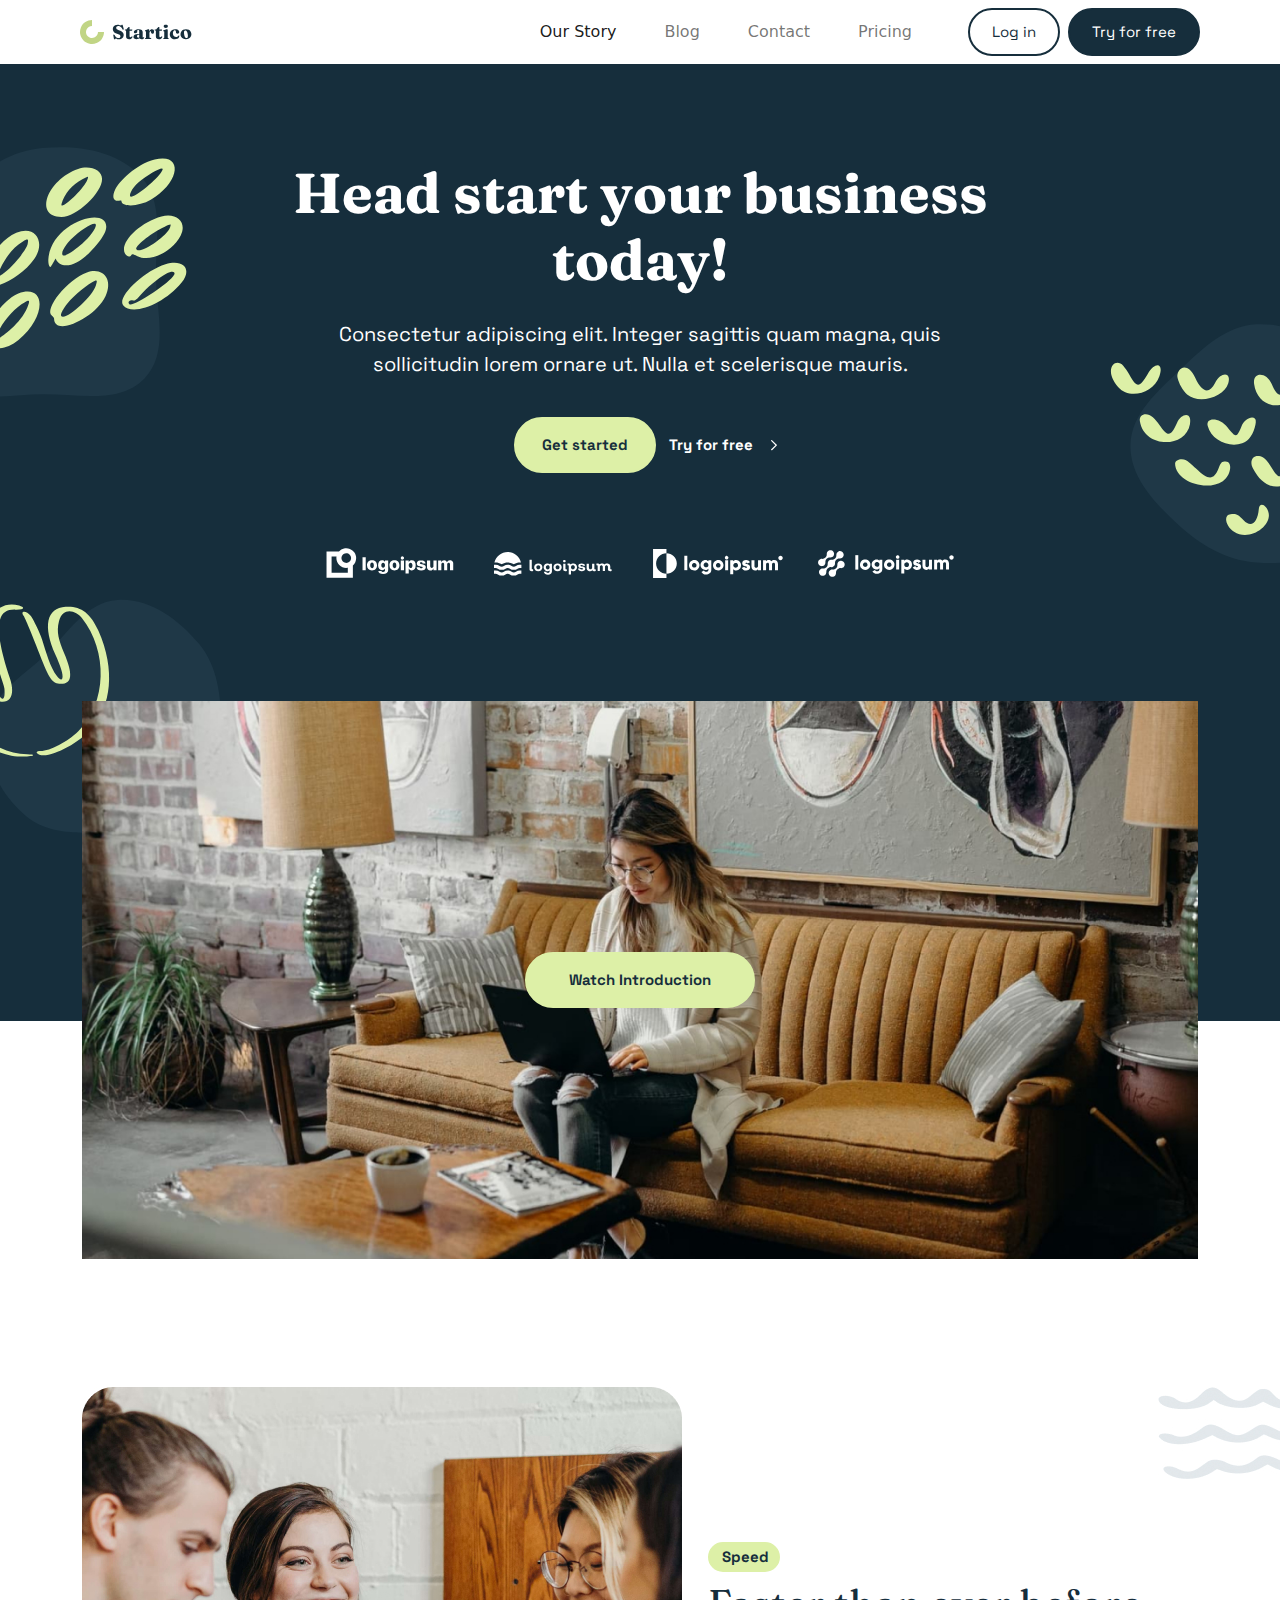
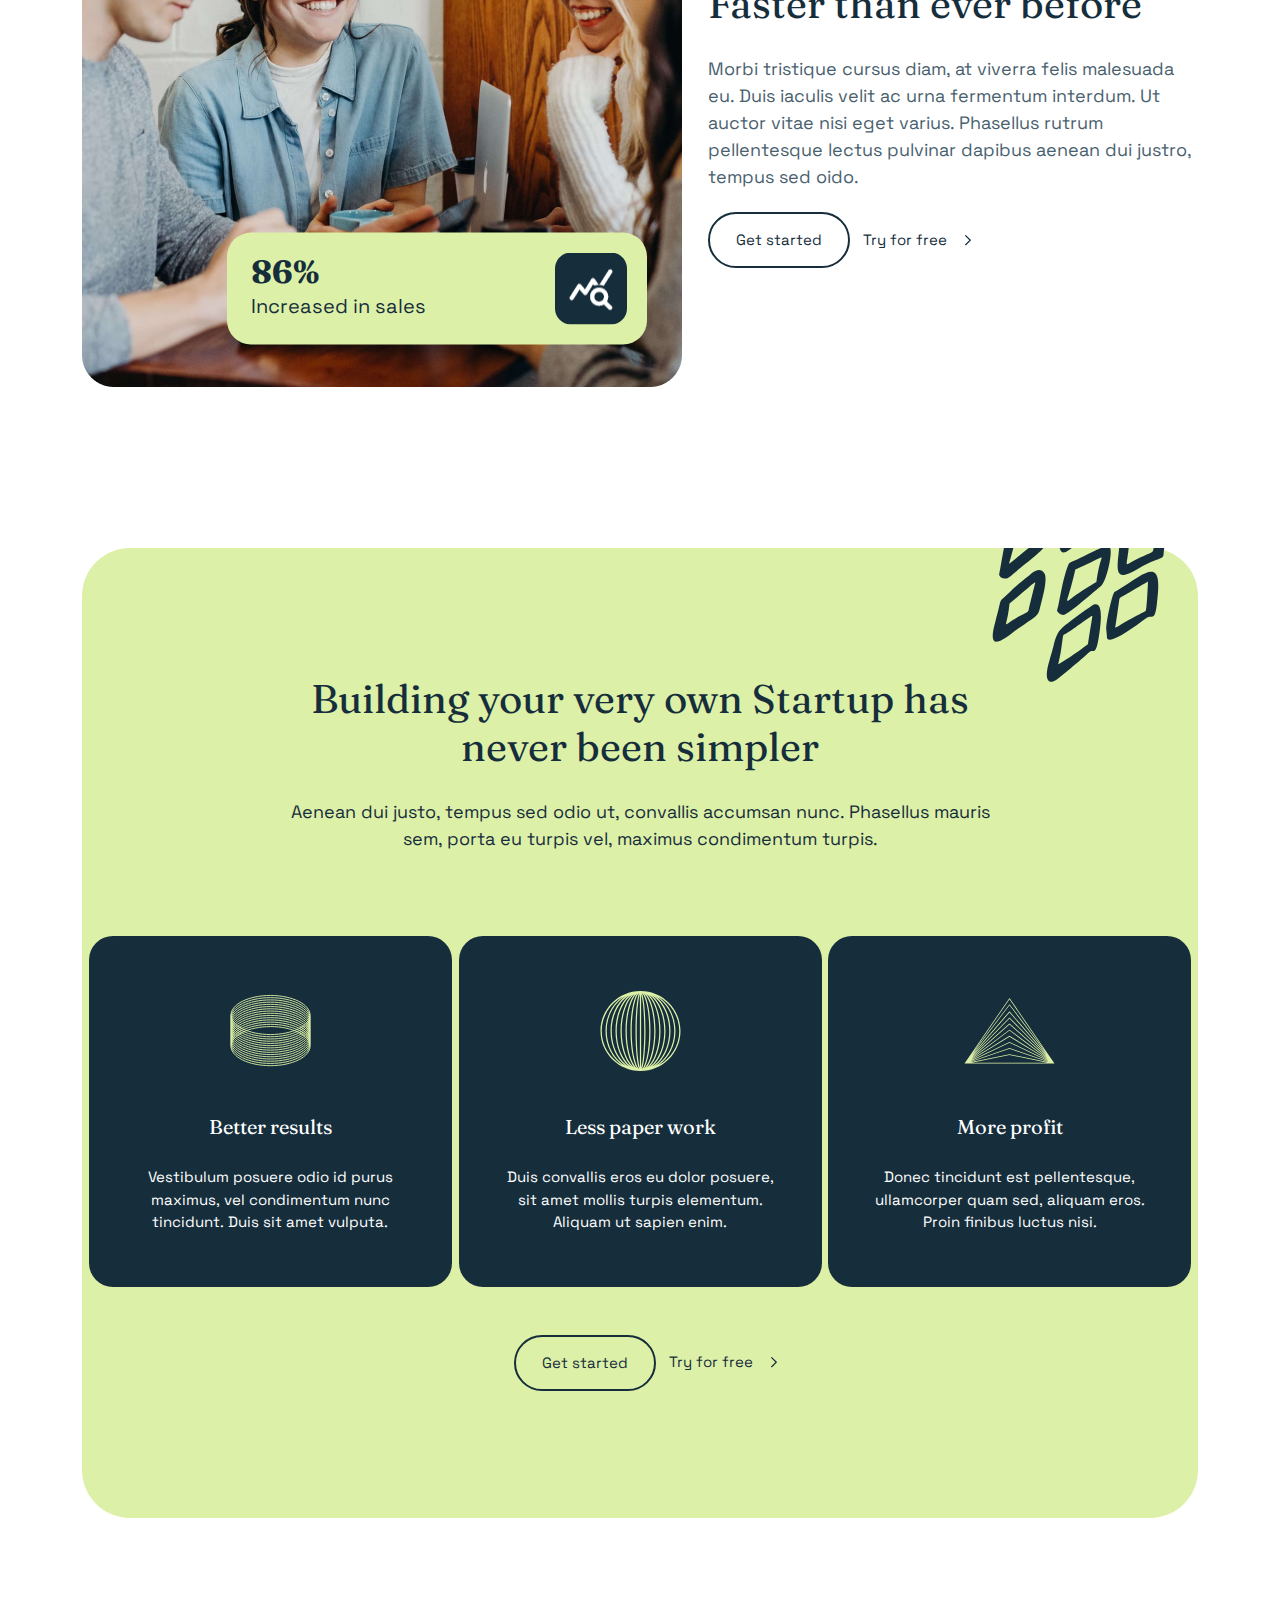
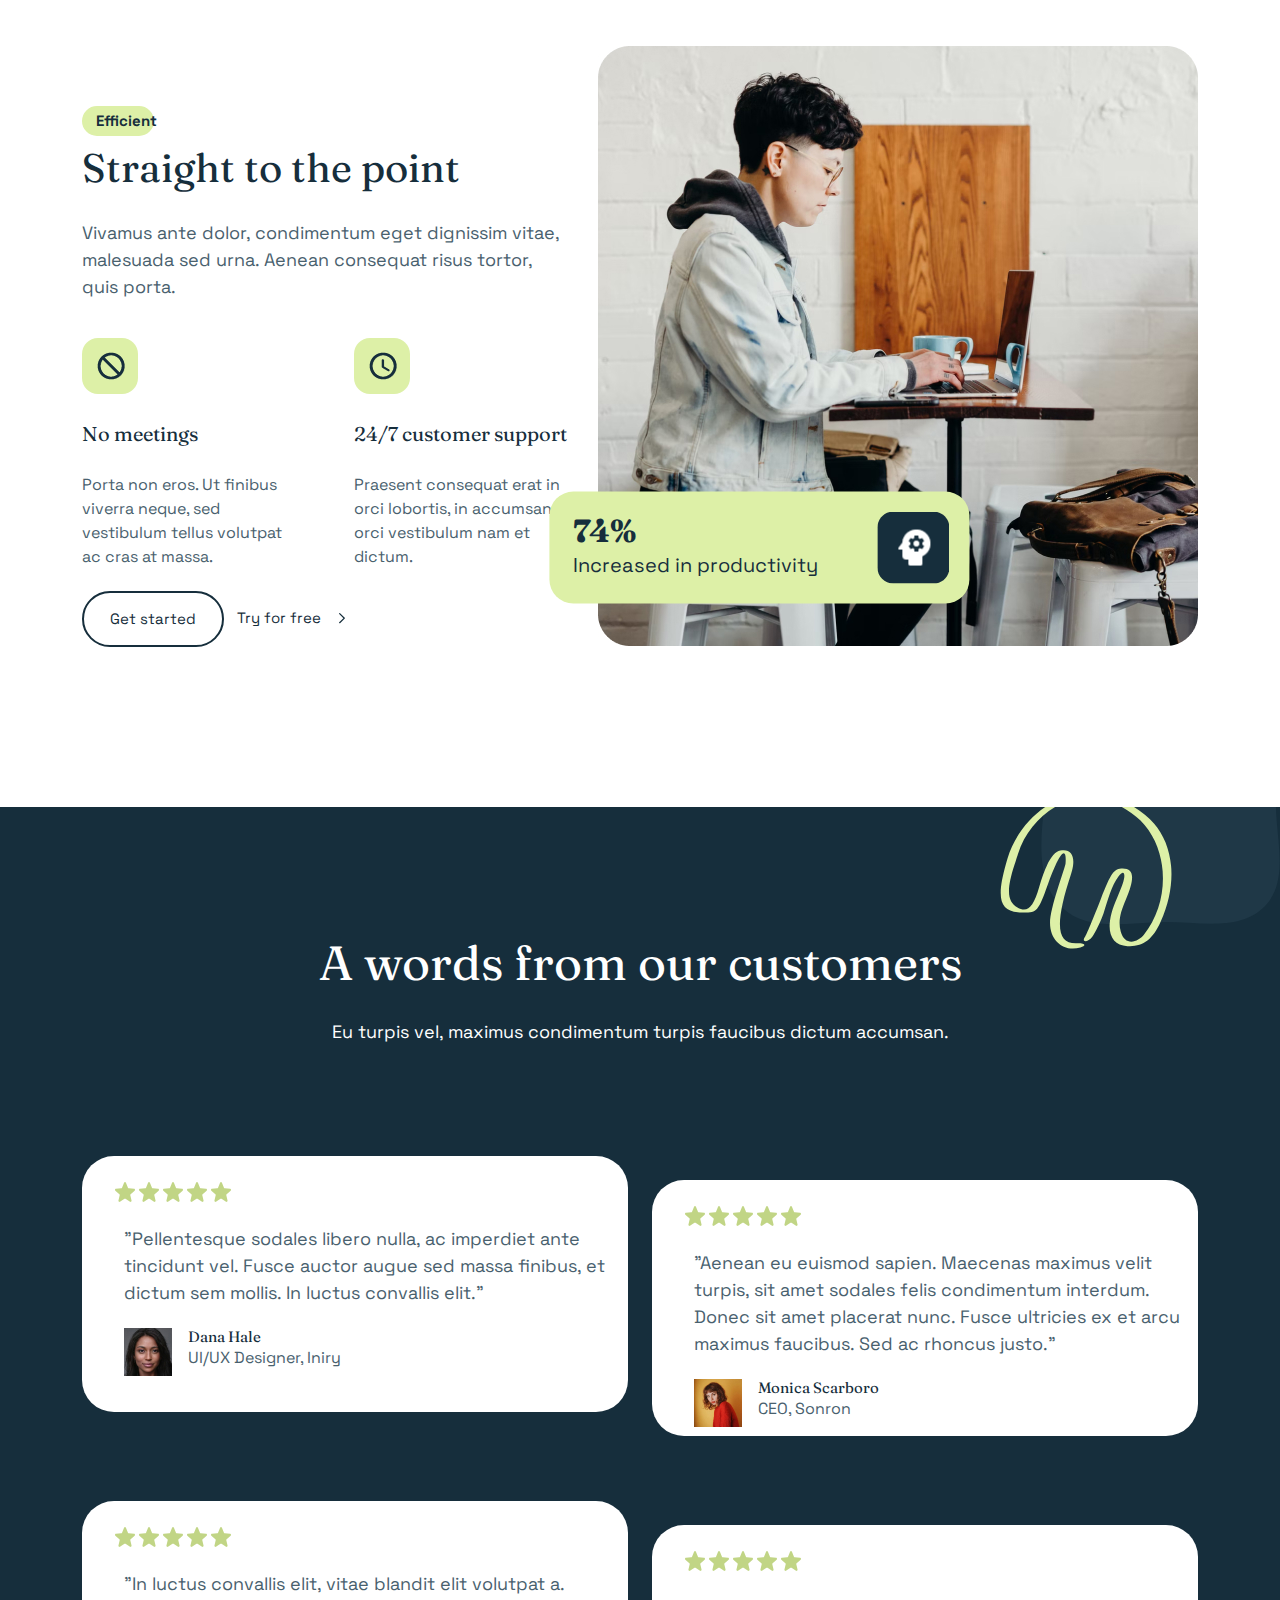
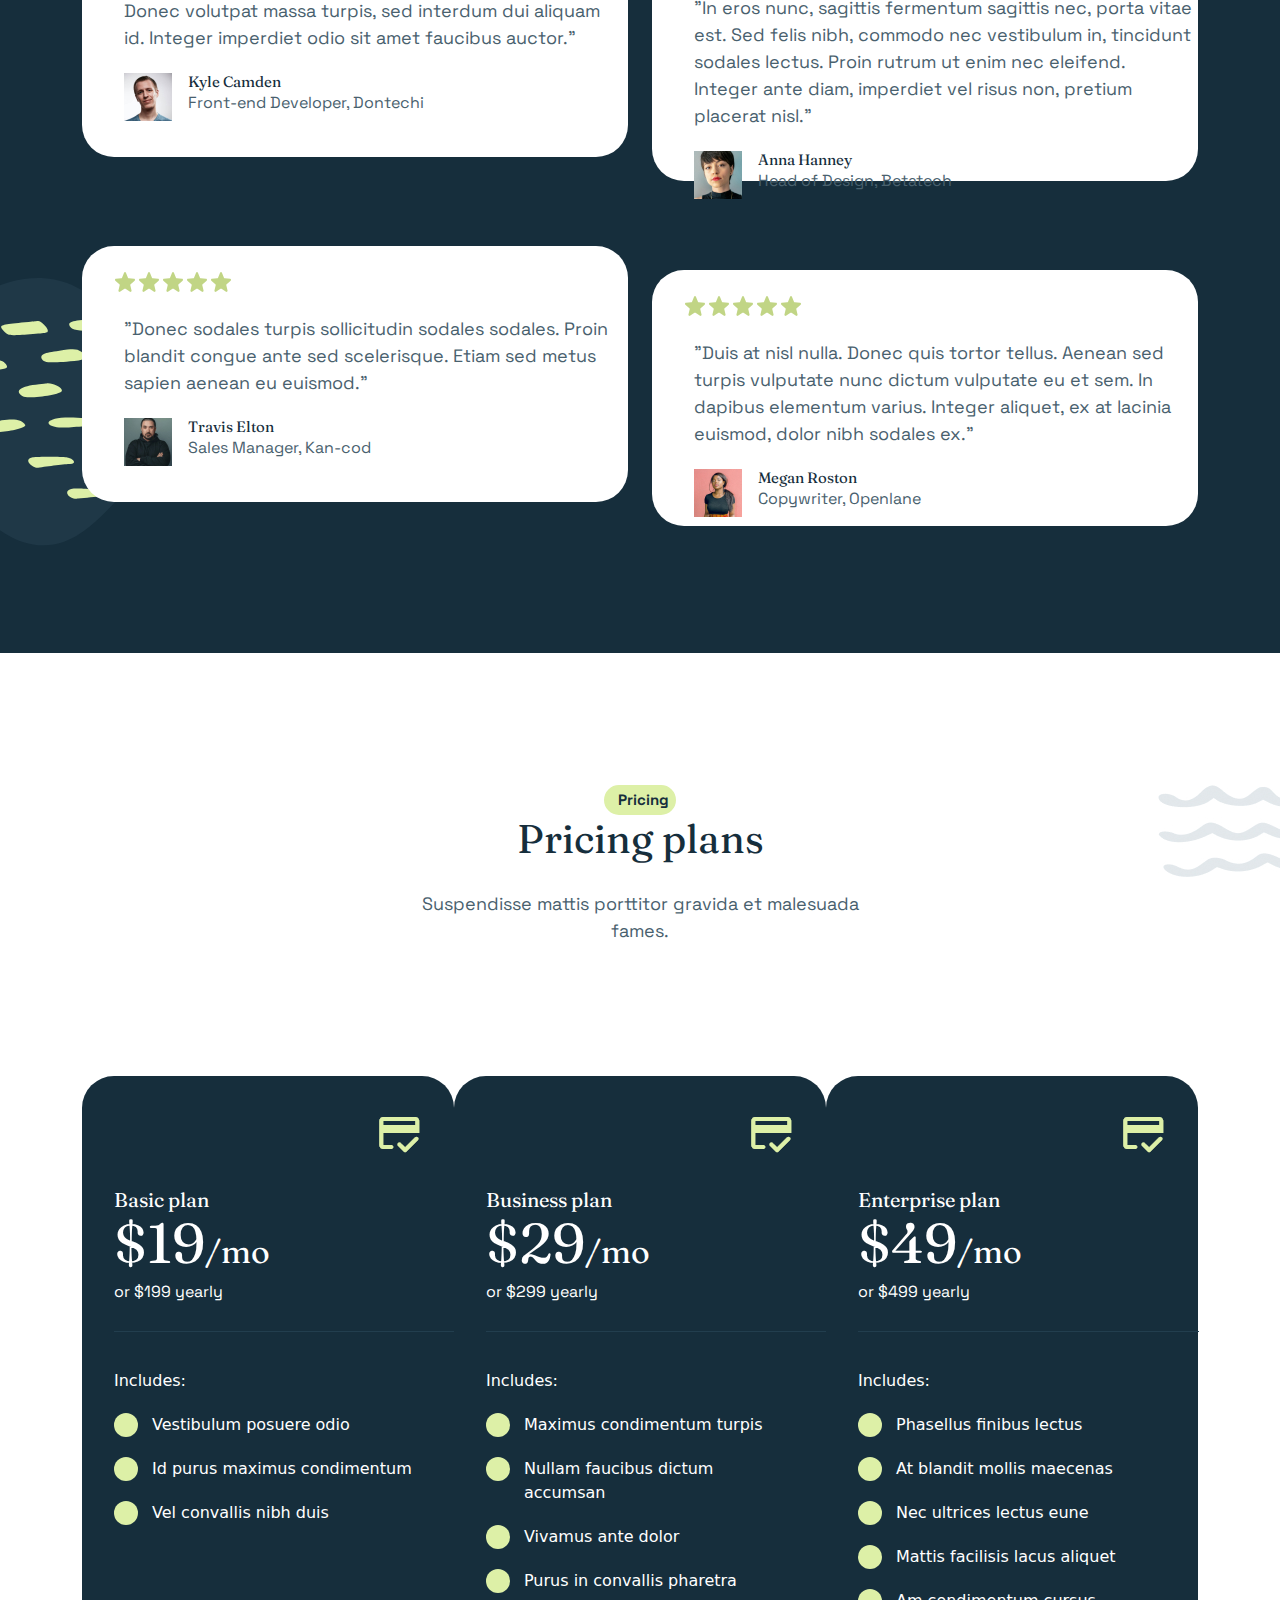
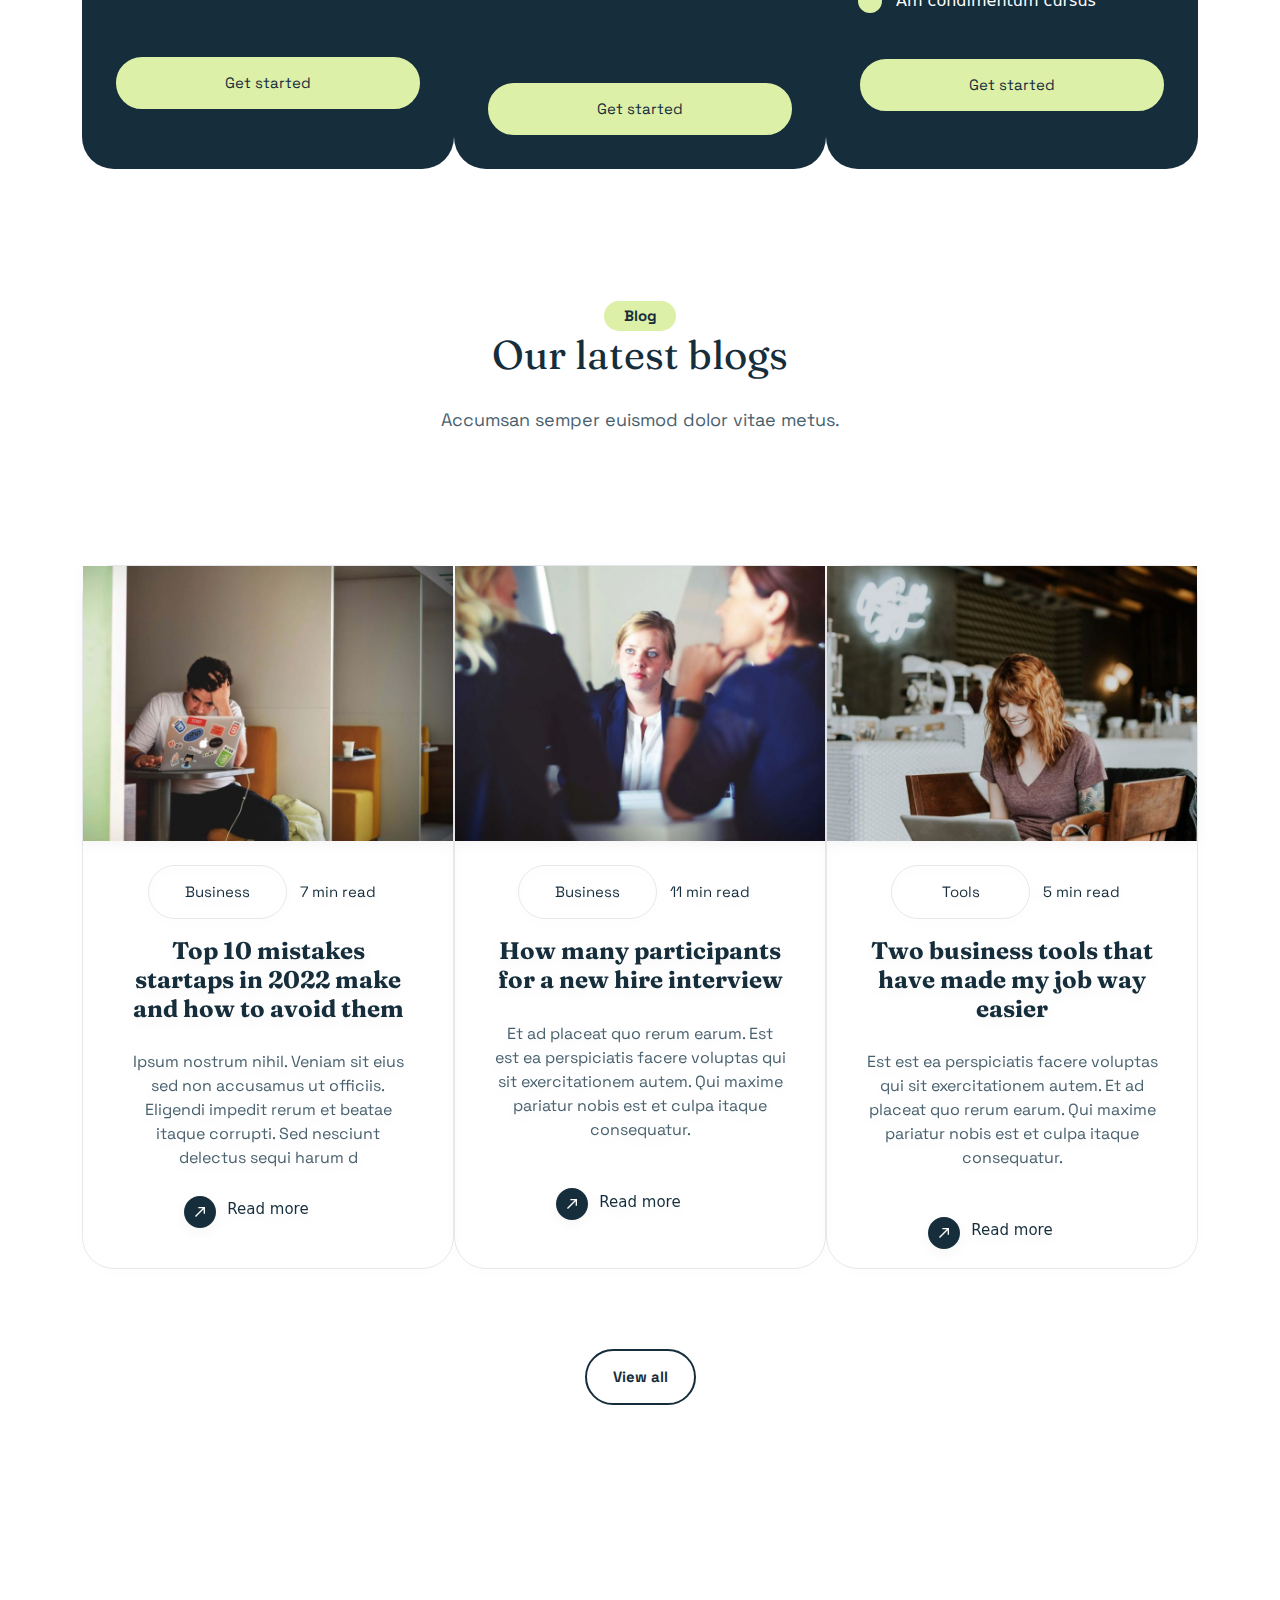
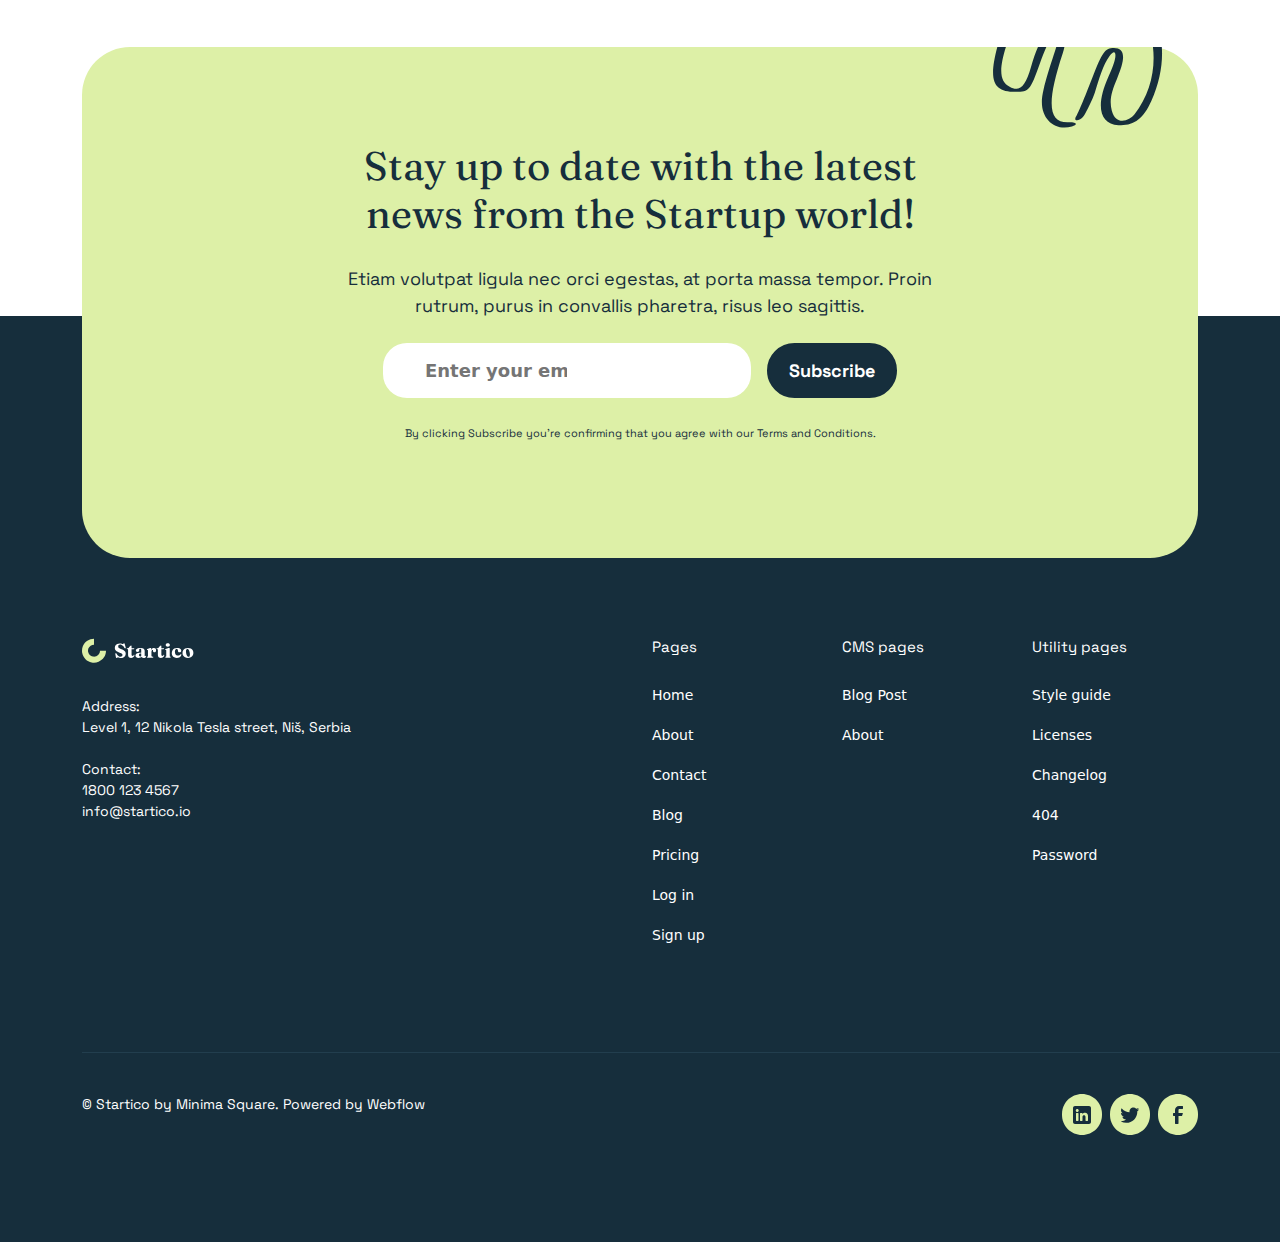
<file: index.html>
<!DOCTYPE html>
<html lang="en">

<head>
    <meta charset="UTF-8">
    <meta http-equiv="X-UA-Compatible" content="IE=edge">
    <meta name="viewport" content="width=device-width, initial-scale=1.0">
    <title>Startico</title>
    <link rel="shortcut icon" href="img/logo-head.svg" type="image/x-icon">
    <link rel="stylesheet" href="css/bootstrap.css">
    <link rel="stylesheet" href="css/style.css">
</head>

<body>
    <header>
        <nav class="navbar navbar-expand-lg navbar-light ">
            <div class="container-fluid">
                <a href="index.html">
                    <img src="./img/logo.svg" class="img-fluid" alt="logo">
                </a>
                <button class="navbar-toggler" type="button" data-bs-toggle="collapse"
                    data-bs-target="#navbarSupportedContent" aria-controls="navbarSupportedContent"
                    aria-expanded="false" aria-label="Toggle navigation">
                    <span class="navbar-toggler-icon"></span>
                </button>
                <div class="collapse navbar-collapse justify-content-end" id="navbarSupportedContent">
                    <ul class="navbar-nav  mb-2 mb-lg-0">
                        <li class="nav-item">
                            <a class="nav-link scrollto active" aria-current="page" href="#Our-Story">Our Story</a>
                        </li>
                        <li class="nav-item">
                            <a class="nav-link scrollto" href="#blog">Blog</a>
                        </li>
                        <li class="nav-item">
                            <a class="nav-link scrollto" href="#Contact"> Contact</a>
                        </li>
                        <li class="nav-item">
                            <a class="nav-link scrollto" href="#Pricing" >Pricing</a>
                        </li>
                    </ul>
                    <form class="d-flex btn-navbar">
                        <button class="btn btn-gs" type="submit" target="_blank">Log in</button>
                        <button class="btn btn-tff" type="submit" target="_blank">Try for free</button>
                    </form>
                </div>
            </div>
        </nav>
    </header>
    <section class="first-section" id="home">
        <div class="container">
            <div class="baner">
                <div class="baner-content">
                    <h2>Head start your business today!</h2>
                    <div class="subtitle">Consectetur adipiscing elit. Integer sagittis quam magna, quis sollicitudin
                        lorem ornare ut. Nulla et scelerisque mauris.</div>
                    <div class="btn-box d-flex justify-content-center">
                        <button class="btn btn-gs">Get started</button>
                        <button class="btn btn-tff">Try for free</button>
                    </div>
                    <div class="logo-box d-flex justify-content-evenly">
                        <img src="./img/icons/logoipsum-1.svg" alt="" class="img-fluid">
                        <img src="./img/icons/logoipsum-2.svg" alt="" class="img-fluid">
                        <img src="./img/icons/logoipsum-3.svg" alt=""class="img-fluid">
                        <img src="./img/icons/logoipsum-4.svg" alt=""class="img-fluid">
                    </div>
                </div>
            </div>
        </div>
    </section>
    <section>
        <div class="container">
            <div class="baner-video">
                <a class="lightbox" href="https://www.youtube.com/watch?v=gfdzl8ZC-ck">
                    <button class="btn btn-gs">Watch Introduction</button>
                    <img src="./img/video-baner.jpg" alt="Video" class="img-fluid">
                </a>

            </div>
        </div>
    </section>
    <section class="our-story-section" id="Our-Story">
        <div class="container">
            <div class="our-story d-flex justify-content-between">
                <div class="img-block">
                    <img src="./img/people.jpg" alt="" class="img-fluid">
                    <div class="subtitle"><span>86%</span> <br>
                        Increased in sales</div>
                </div>
                <div class="text-box">
                    <h5>Speed</h5>
                    <div class="title">Faster than ever before</div>
                    <div class="subtitle">Morbi tristique cursus diam, at viverra felis malesuada eu. Duis iaculis velit
                        ac urna fermentum interdum. Ut auctor vitae nisi eget varius. Phasellus rutrum pellentesque
                        lectus pulvinar dapibus aenean dui justro, tempus sed oido.</div>
                    <div class="btn-box d-flex justify-content-sm-start">
                        <button class="btn btn-gs">Get started</button>
                        <button class="btn btn-tff">Try for free</button>
                    </div>
                </div>


            </div>
        </div>

    </section>
    <section id="About">
        <div class="container">
            <div class="our-story-second">
                <div class="content">
                    <div class="title">Building your very own Startup has never been simpler</div>
                    <div class="subtitle">Aenean dui justo, tempus sed odio ut, convallis accumsan nunc. Phasellus
                        mauris
                        sem, porta eu turpis vel, maximus condimentum turpis.</div>
                </div>
                <div class="examples d-flex justify-content-evenly">
                    <div class="example">
                        <img src="./img/icons/icon-cylinder.svg" alt="">
                        <div class="title">Better results</div>
                        <div class="subtitle">Vestibulum posuere odio id purus maximus, vel condimentum nunc tincidunt.
                            Duis sit amet vulputa.</div>
                    </div>
                    <div class="example">
                        <img src="./img/icons/icon-circle.svg" alt="">
                        <div class="title">Less paper work</div>
                        <div class="subtitle">Duis convallis eros eu dolor posuere, sit amet mollis turpis elementum.
                            Aliquam ut sapien enim.</div>
                    </div>
                    <div class="example">
                        <img src="./img/icons/icon-triangle.svg" alt="">
                        <div class="title">More profit</div>
                        <div class="subtitle">Donec tincidunt est pellentesque, ullamcorper quam sed, aliquam eros.
                            Proin finibus luctus nisi.</div>
                    </div>
                </div>
                <div class="btn-box d-flex justify-content-center">
                    <button class="btn btn-gs">Get started</button>
                    <button class="btn btn-tff">Try for free</button>
                </div>
            </div>
        </div>
    </section>
    <section >
        <div class="container">
            <div class="our-story-third">
                <div class="our-story-third__content d-flex justify-content-between">
                    <div class="text-box">
                        <h5>Efficient</h5>
                        <div class="title">Straight to the point</div>
                        <div class="subtitle">Vivamus ante dolor, condimentum eget dignissim vitae, malesuada sed urna.
                            Aenean consequat risus tortor, quis porta.</div>
                        <div class="text-box__item d-flex justify-content-between">
                            <div class="text-box__item-first">
                                <img src="./img/icons/icon-none.svg" alt="">
                                <div class="title">No meetings</div>
                                <div class="subtitle">Porta non eros. Ut finibus viverra neque, sed vestibulum tellus
                                    volutpat ac cras at massa.</div>
                            </div>
                            <div class="text-box__item-second">
                                <img src="./img/icons/icon-clock.svg" alt="">
                                <div class="title">24/7 customer support</div>
                                <div class="subtitle">Praesent consequat erat in orci lobortis, in accumsan orci
                                    vestibulum nam et dictum.</div>
                            </div>
                        </div>
                        <div class="btn-box d-flex justify-content-sm-start">
                            <button class="btn btn-gs">Get started</button>
                            <button class="btn btn-tff">Try for free</button>
                        </div>
                    </div>
                    <div class="img-block">
                        <img src="./img/man.jpg" alt="" class="img-fluid">
                        <div class="subtitle"><span>74%</span> <br>
                            Increased in productivity</div>
                    </div>
                </div>
            </div>
        </div>
    </section>
    <section class="reviews-section">
        <div class="container">
            <div class="content">
                <div class="title">A words from our customers</div>
                <div class="subtitle">Eu turpis vel, maximus condimentum turpis faucibus dictum accumsan.</div>
            </div>
            <div class="row">
                <div class="reviews col-md-6">
                    <div class="review">
                        <div class="review-content ">
                            <div class="subtitle">"Pellentesque sodales libero nulla, ac imperdiet ante tincidunt vel.
                                Fusce
                                auctor augue sed massa finibus, et dictum sem mollis. In luctus convallis elit."</div>
                            <div class="review-content__post d-flex ">
                                <img src="./img/reviews/photo-1.jpg" alt="" class="photo">
                                <div class="review-content__name">
                                    <div class="title">Dana Hale</div>
                                    <div class="subtitle">UI/UX Designer, Iniry</div>
                                </div>
                            </div>
                        </div>
                    </div>

                    <div class="review">
                        <div class="review-content ">
                            <div class="subtitle">"In luctus convallis elit, vitae blandit elit volutpat a. Donec
                                volutpat massa turpis, sed interdum dui aliquam id. Integer imperdiet odio sit amet
                                faucibus auctor."</div>
                            <div class="review-content__post d-flex ">
                                <img src="./img/reviews/photo-2.jpg" alt="" class="photo">
                                <div class="review-content__name">
                                    <div class="title">Kyle Camden</div>
                                    <div class="subtitle">Front-end Developer, Dontechi</div>
                                </div>
                            </div>
                        </div>
                    </div>
                    <div class="review">
                        <div class="review-content ">
                            <div class="subtitle">"Donec sodales turpis sollicitudin sodales sodales. Proin blandit
                                congue ante sed scelerisque. Etiam sed metus sapien aenean eu euismod."</div>
                            <div class="review-content__post d-flex ">
                                <img src="./img/reviews/photo-3.jpg" alt="" class="photo">
                                <div class="review-content__name">
                                    <div class="title">Travis Elton</div>
                                    <div class="subtitle">Sales Manager, Kan-cod</div>
                                </div>
                            </div>
                        </div>
                    </div>
                </div>
                <div class="reviews col-md-6 mt-4">
                    <div class="review">
                        <div class="review-content ">
                            <div class="subtitle">"Aenean eu euismod sapien. Maecenas maximus velit turpis, sit amet
                                sodales felis condimentum interdum. Donec sit amet placerat nunc. Fusce ultricies ex et
                                arcu maximus faucibus. Sed ac rhoncus justo."</div>
                            <div class="review-content__post d-flex ">
                                <img src="./img/reviews/photo-4.jpg" alt="" class="photo">
                                <div class="review-content__name">
                                    <div class="title">Monica Scarboro</div>
                                    <div class="subtitle">CEO, Sonron</div>
                                </div>
                            </div>
                        </div>
                    </div>

                    <div class="review">
                        <div class="review-content ">
                            <div class="subtitle">"In eros nunc, sagittis fermentum sagittis nec, porta vitae est. Sed
                                felis nibh, commodo nec vestibulum in, tincidunt sodales lectus. Proin rutrum ut enim
                                nec eleifend. Integer ante diam, imperdiet vel risus non, pretium placerat nisl."</div>
                            <div class="review-content__post d-flex ">
                                <img src="./img/reviews/photo-5.jpg" alt="" class="photo">
                                <div class="review-content__name">
                                    <div class="title">Anna Hanney</div>
                                    <div class="subtitle">Head of Design, Betatech</div>
                                </div>
                            </div>
                        </div>
                    </div>
                    <div class="review">
                        <div class="review-content ">
                            <div class="subtitle">"Duis at nisl nulla. Donec quis tortor tellus. Aenean sed turpis
                                vulputate nunc dictum vulputate eu et sem. In dapibus elementum varius. Integer aliquet,
                                ex at lacinia euismod, dolor nibh sodales ex."</div>
                            <div class="review-content__post d-flex ">
                                <img src="./img/reviews/photo-6.jpg" alt="" class="photo">
                                <div class="review-content__name">
                                    <div class="title">Megan Roston</div>
                                    <div class="subtitle">Copywriter, Openlane</div>
                                </div>
                            </div>
                        </div>
                    </div>
                </div>
            </div>
        </div>
    </section>
    <section class="our-price-section" id="Pricing">
        <div class="container">
            <div class="text-box">
                <h5>Pricing</h5>
                <div class="title">Pricing plans</div>
                <div class="subtitle">Suspendisse mattis porttitor gravida et malesuada fames.</div>
            </div>
            <div class="our-price d-flex justify-content-between">
                <div class="our-price__item">
                    <div class="first-part">
                        <div class="title">Basic plan </div>
                        <div class="title title-secondary"><span>$19</span>/mo</div>
                        <div class="subtitle">or $199 yearly</div>
                    </div>
                    <div class="second-part">
                        <ul class="second-part__subtitle">Includes:
                            <li>Vestibulum posuere odio</li>
                            <li>Id purus maximus condimentum</li>
                            <li>Vel convallis nibh duis</li>
                        </ul>
                        <button class="btn btn-gs">Get started</button>

                    </div>
                </div>
                <div class="our-price__item">
                    <div class="first-part">
                        <div class="title">Business plan </div>
                        <div class="title title-secondary"><span>$29</span>/mo</div>
                        <div class="subtitle">or $299 yearly</div>
                    </div>
                    <div class="second-part">
                        <ul class="second-part__subtitle">Includes:
                            <li>Maximus condimentum turpis</li>
                            <li>Nullam faucibus dictum accumsan</li>
                            <li>Vivamus ante dolor</li>
                            <li>Purus in convallis pharetra</li>
                        </ul>
                        <button class="btn btn-gs mt-5">Get started</button>

                    </div>
                </div>
                <div class="our-price__item">
                    <div class="first-part">
                        <div class="title">Enterprise plan </div>
                        <div class="title title-secondary"><span>$49</span>/mo</div>
                        <div class="subtitle">or $499 yearly</div>
                    </div>
                    <div class="second-part">
                        <ul class="second-part__subtitle">Includes:
                            <li>Phasellus finibus lectus</li>
                            <li>At blandit mollis maecenas</li>
                            <li>Nec ultrices lectus eune</li>
                            <li>Mattis facilisis lacus aliquet</li>
                            <li>Am condimentum cursus</li>
                        </ul>
                        <button class="btn btn-gs mt-1">Get started</button>

                    </div>
                </div>
            </div>
        </div>
        </div>
    </section>
    <section class="blog-section" id="blog">
        <div class="container">
            <div class="text-box">
                <h5>Blog</h5>
                <div class="title">Our latest blogs</div>
                <div class="subtitle">Accumsan semper euismod dolor vitae metus.</div>
            </div>
            <div class="our-blogs d-flex justify-content-between">
                <div class="our-blogs__item">
                    <img src="./img/our-blogs-1.jpg" alt="" class="img-fluid">
                    <div class="btn-box d-flex justify-content-center mt-4">
                        <button class="btn btn-gs">Business</button>
                        <button class="btn btn-tff">7 min read</button>
                    </div>
                    <div class="our-blogs__content">
                        <div class="title">Top 10 mistakes startaps in 2022 make and how to avoid them</div>
                        <p class="subtitle">Ipsum nostrum nihil. Veniam sit eius sed non accusamus ut officiis. Eligendi
                            impedit rerum et beatae itaque corrupti. Sed nesciunt delectus sequi harum d <span
                                id="dots"></span></p>
                        <p class="subtitle">
                            <span id="more">Digital freight forwarder moving sea, air and road cargo</span>
                        </p>
                        <div class="read-next mt-3">
                            <button onclick="read_more()" id="btn-read">Read more</button>
                        </div>
                    </div>
                </div>
                <div class="our-blogs__item">
                    <img src="./img/our-blogs-2.jpg" alt="" class="img-fluid">
                    <div class="btn-box d-flex justify-content-center mt-4">
                        <button class="btn btn-gs">Business</button>
                        <button class="btn btn-tff">11 min read</button>
                    </div>
                    <div class="our-blogs__content">
                        <div class="title">How many participants for a new hire interview</div>
                        <p class="subtitle">Et ad placeat quo rerum earum. Est est ea perspiciatis facere voluptas qui
                            sit exercitationem autem. Qui maxime pariatur nobis est et culpa itaque consequatur.<span
                                id="dots"></span></p>
                        <p class="subtitle">
                            <span id="more">Digital freight forwarder moving sea, air and road cargo</span>
                        </p>
                        <div class="read-next mt-5">
                            <button onclick="read_more()" id="btn-read">Read more</button>
                        </div>
                    </div>
                </div>
                <div class="our-blogs__item">
                    <img src="./img/our-blogs-3.jpg" alt="" class="img-fluid">
                    <div class="btn-box d-flex justify-content-center mt-4">
                        <button class="btn btn-gs">Tools</button>
                        <button class="btn btn-tff">5 min read</button>
                    </div>
                    <div class="our-blogs__content">
                        <div class="title">Two business tools that have made my job way easier</div>
                        <p class="subtitle">Est est ea perspiciatis facere voluptas qui sit exercitationem autem. Et ad
                            placeat quo rerum earum. Qui maxime pariatur nobis est et culpa itaque consequatur.<span
                                id="dots"></span></p>
                        <p class="subtitle">
                            <span id="more">Digital freight forwarder moving sea, air and road cargo</span>
                        </p>
                        <div class="read-next mt-5">
                            <button onclick="read_more()" id="btn-read">Read more</button>
                        </div>
                    </div>
                </div>
            </div>
            <button class="btn btn-val d-flex">View all</button>
        </div>

    </section>
    <section>
        <div class="container">
            <div class="baner-footer">
                <div class="baner-footer__content">
                    <div class="title">Stay up to date with the latest news from the Startup world!</div>
                    <div class="subtitle">Etiam volutpat ligula nec orci egestas, at porta massa tempor. Proin rutrum,
                        purus in convallis pharetra, risus leo sagittis.</div>
                    <div class="btn-box d-flex justify-content-center mt-4">
                        <input type="email" id="email" required placeholder="Enter your email"></input>
                        <button class="btn btn-sub">Subscribe</button>
                    </div>
                    <p class="subtitle">By clicking Subscribe you're confirming that you agree with our Terms and
                        Conditions.</p>
                </div>
            </div>
        </div>
    </section>
    <footer class="footer-section" id="Contact">
        <div class="container">
            <div class="row">
                <div class="footer-module col-md-6">
                    <a href="index.html">
                        <img src="./img/logo-footer.svg" alt="logo" class="footer-logo">
                    </a>
                    <div class="footer-addr">
                        <p class="subtitle">Address:</p>
                        <p class="subtitle">Level 1, 12 Nikola Tesla street, Niš, Serbia</p>
                    </div>
                    <div class="footer-contacts">
                        <p class="subtitle">Contact:</p>
                        <p class="subtitle">1800 123 4567</p>
                        <p class="subtitle">info@startico.io</p>
                    </div>
                </div>
                <div class="pages col-md-2">
                    <div class="subtitle">Pages</div>
                    <ul class="footer nav-menu">
                        <li><a href="#home" class="scrollto">Home</a></li>
                        <li><a href="#Our-Story" class="scrollto">About</a></li>
                        <li><a href="#Contact" class="scrollto">Contact</a></li>
                        <li><a href="#blog" class="scrollto">Blog</a></li>
                        <li><a href="#Pricing" class="scrollto">Pricing</a></li>
                        <li><a href="#">Log in</a></li>
                        <li><a href="#">Sign up</a></li>
                    </ul>
                </div>
                <div class="pages col-md-2">
                    <div class="subtitle">CMS pages</div>
                    <ul class="footer nav-menu">
                        <li><a href="#">Blog Post</a></li>
                        <li><a href="#About">About</a></li>
                    </ul>
                </div>
                <div class="pages col-md-2">
                    <div class="subtitle">Utility pages</div>
                    <ul class="footer nav-menu">
                        <li><a href="#">Style guide</a></li>
                        <li><a href="#">Licenses</a></li>
                        <li><a href="#">Changelog</a></li>
                        <li><a href="#">404</a></li>
                        <li><a href="#">Password</a></li>
                    </ul>
                </div>
            </div>
            <div class="social-module d-flex justify-content-between">
            <div class="subtitle">© Startico by Minima Square. Powered by Webflow</div>
            <ul class="social ">
                <li><a href="#" class="linkeden" target="_blank" rel="noopener"></a></li>
                <li><a href="#" class="twitter" target="_blank" rel="noopener"></a></li>
                <li><a href="#" class="facebook" target="_blank" rel="noopener"></a></li>
            </ul>
        </div>
        </div>
    </footer>
    <script src="js/jQuery-v3.6.0.js"></script>
    <script src="js/bootstrap.bundle.min.js"></script>
    <script src="js/main.js"></script>
</body>

</html>
</file>
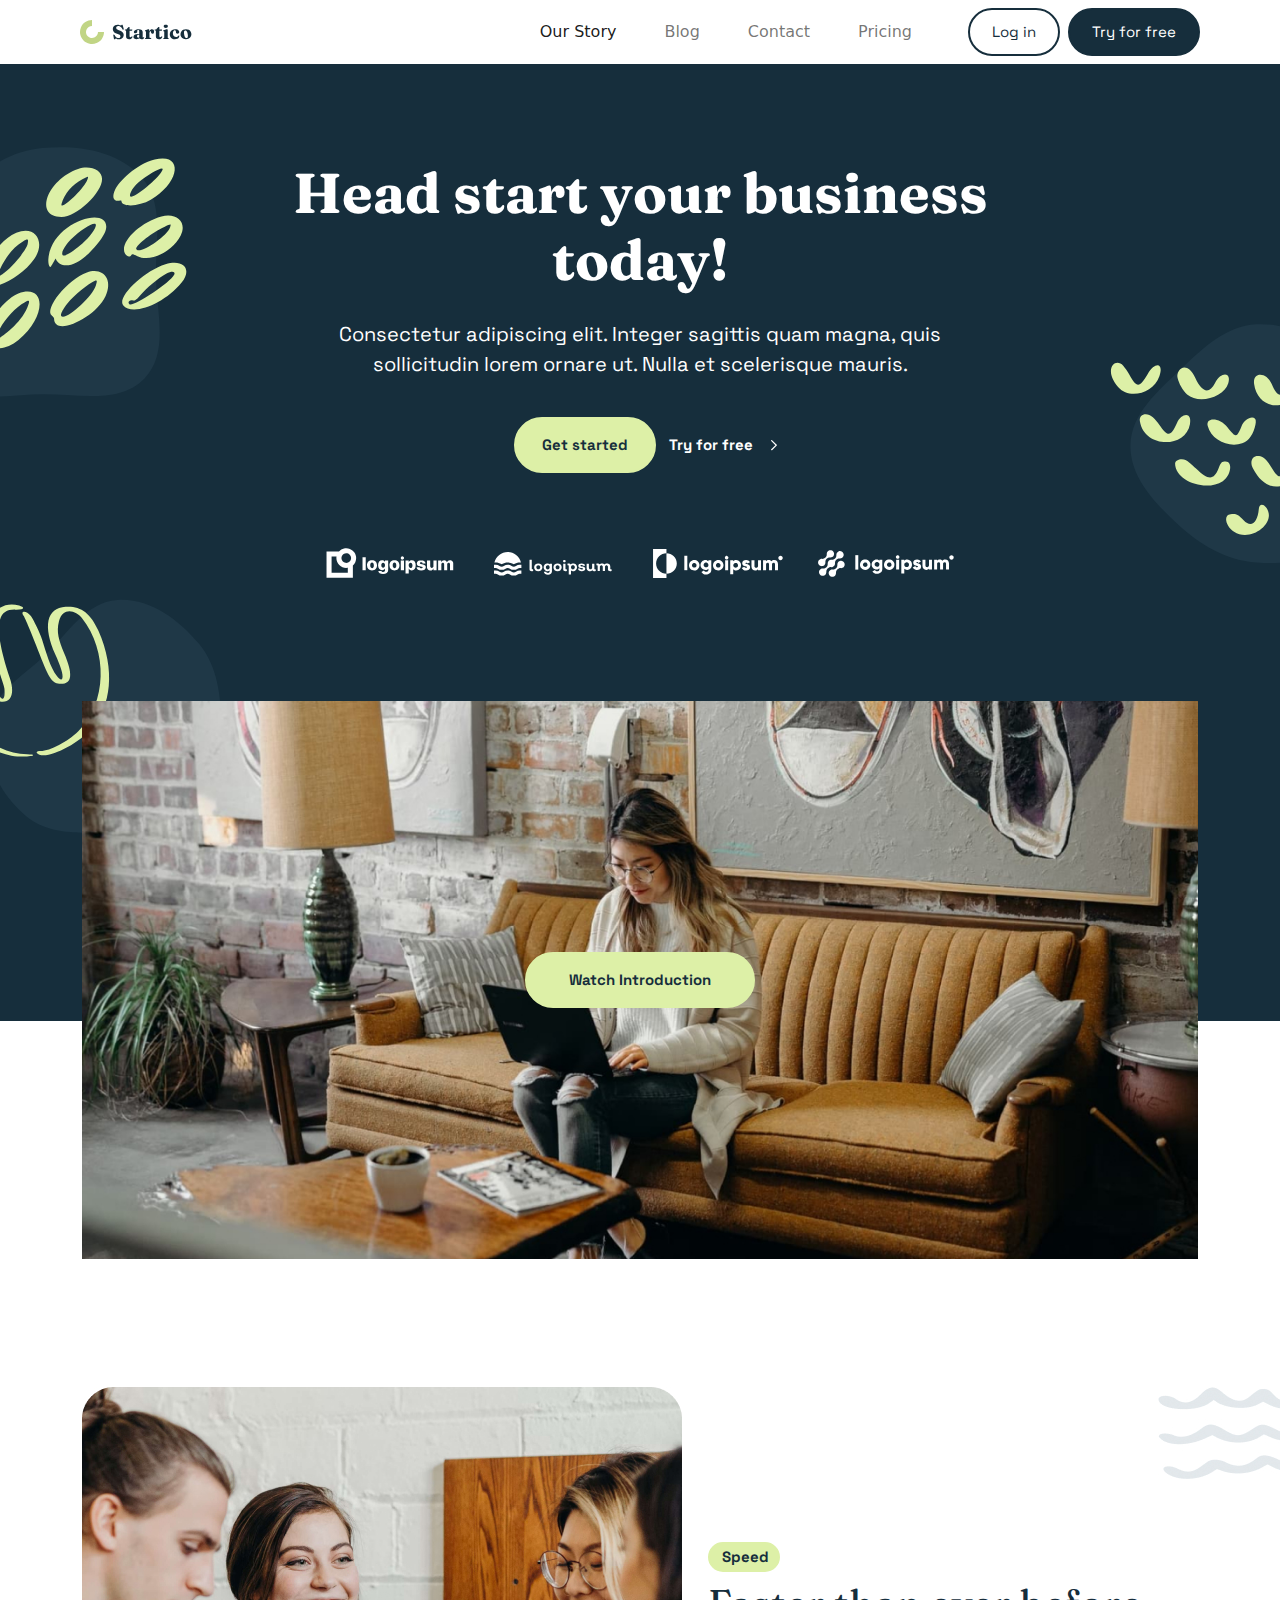
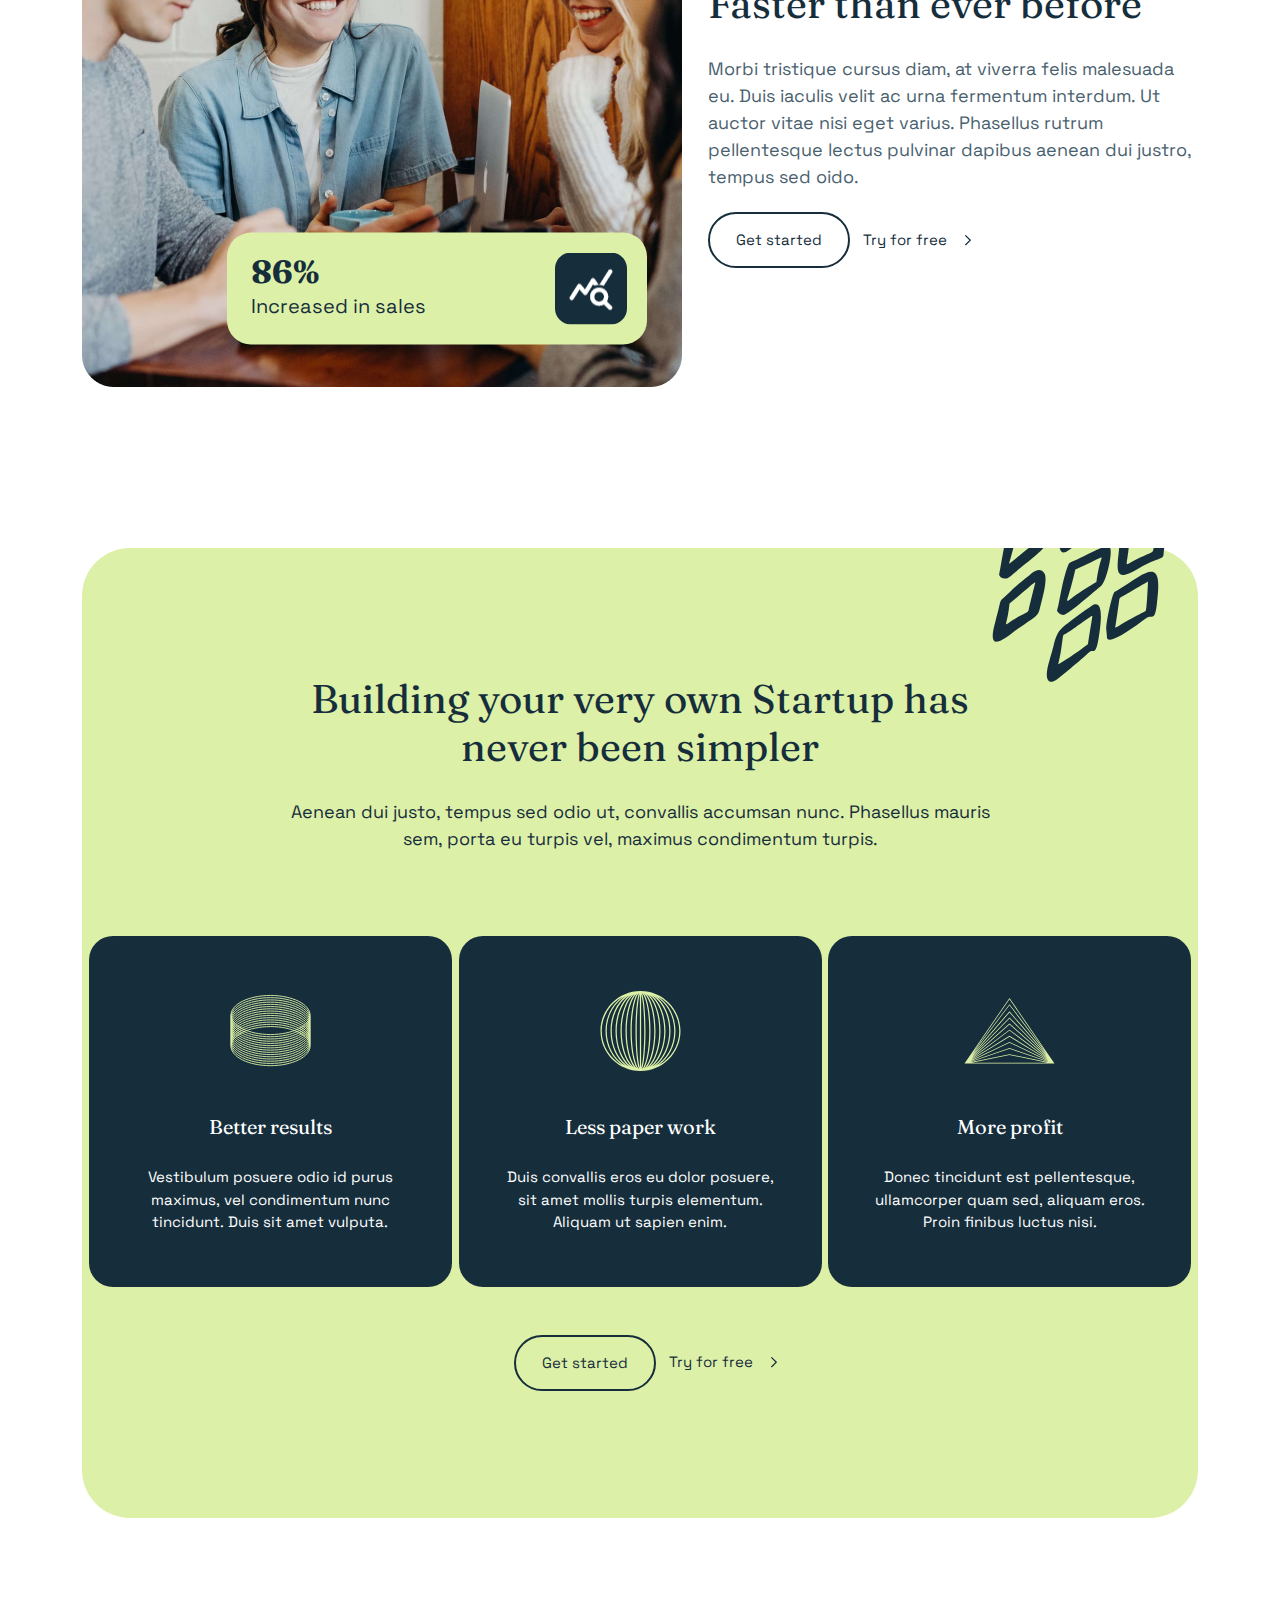
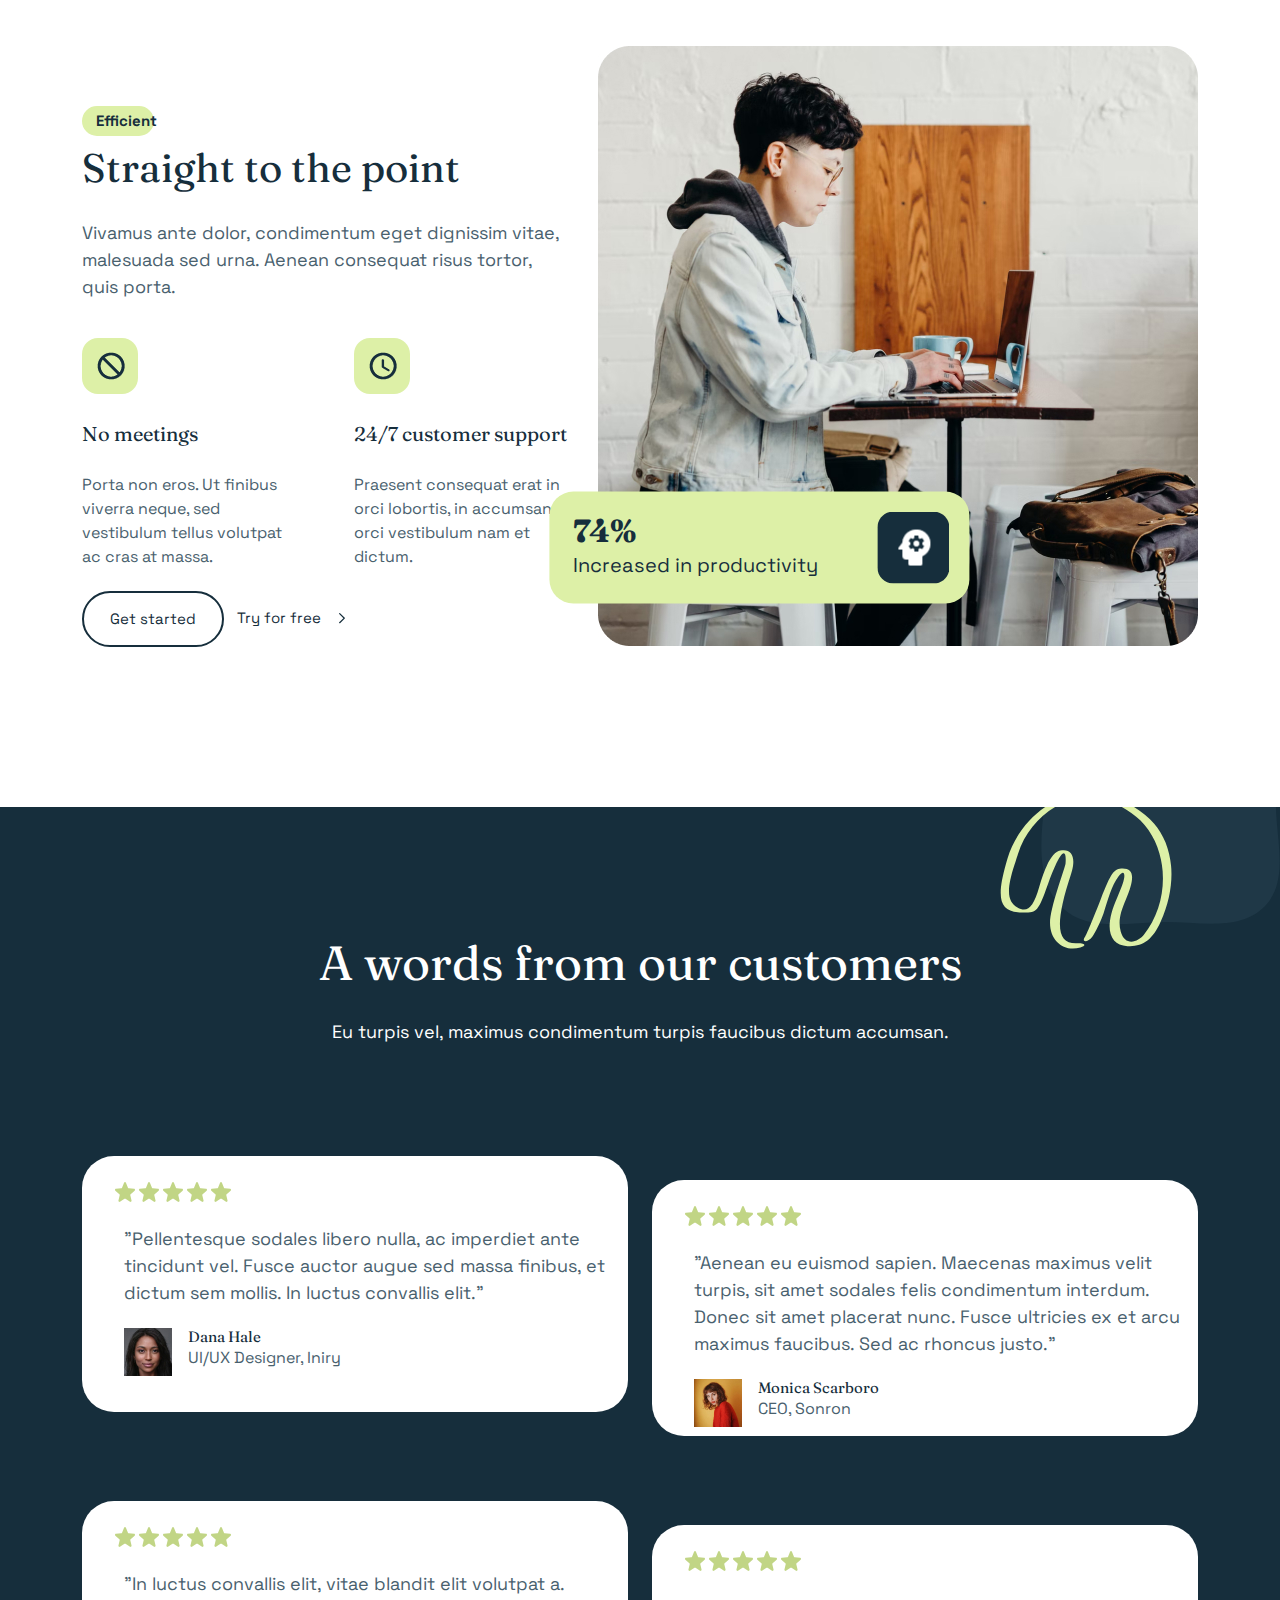
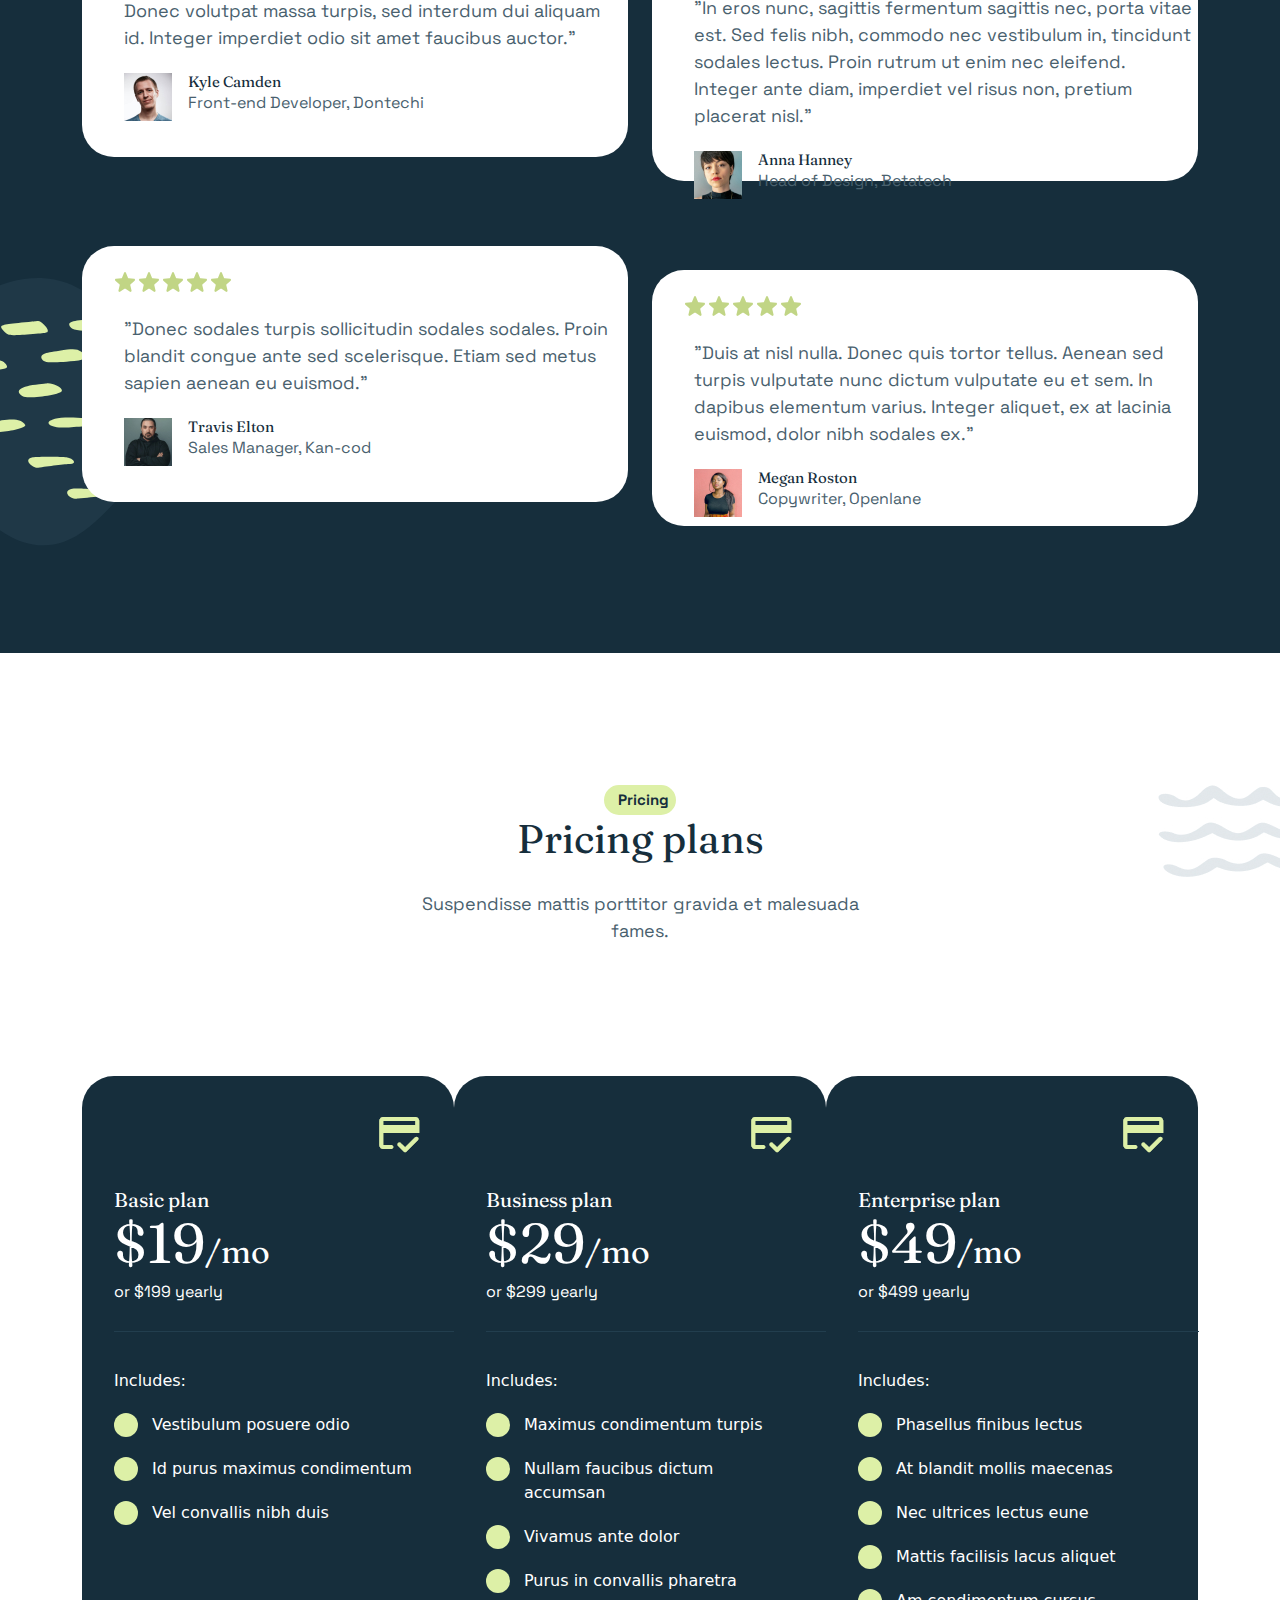
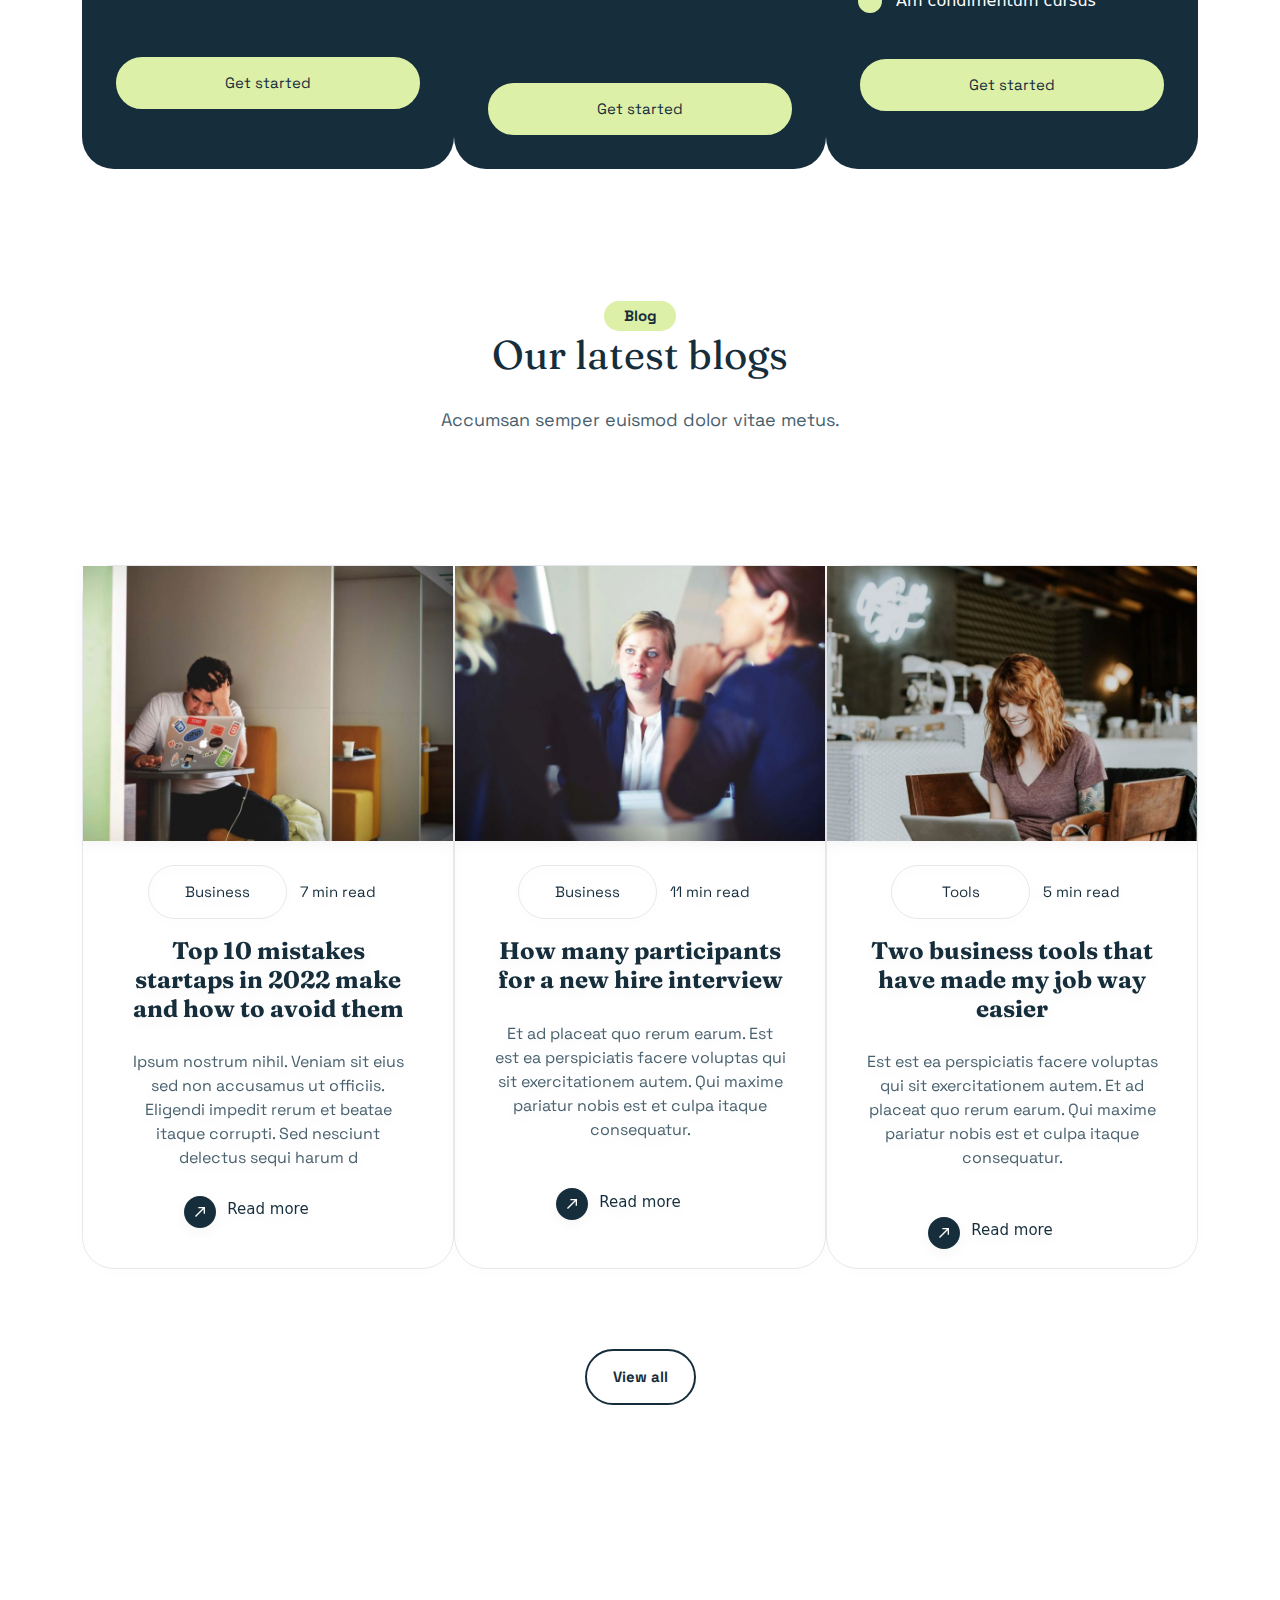
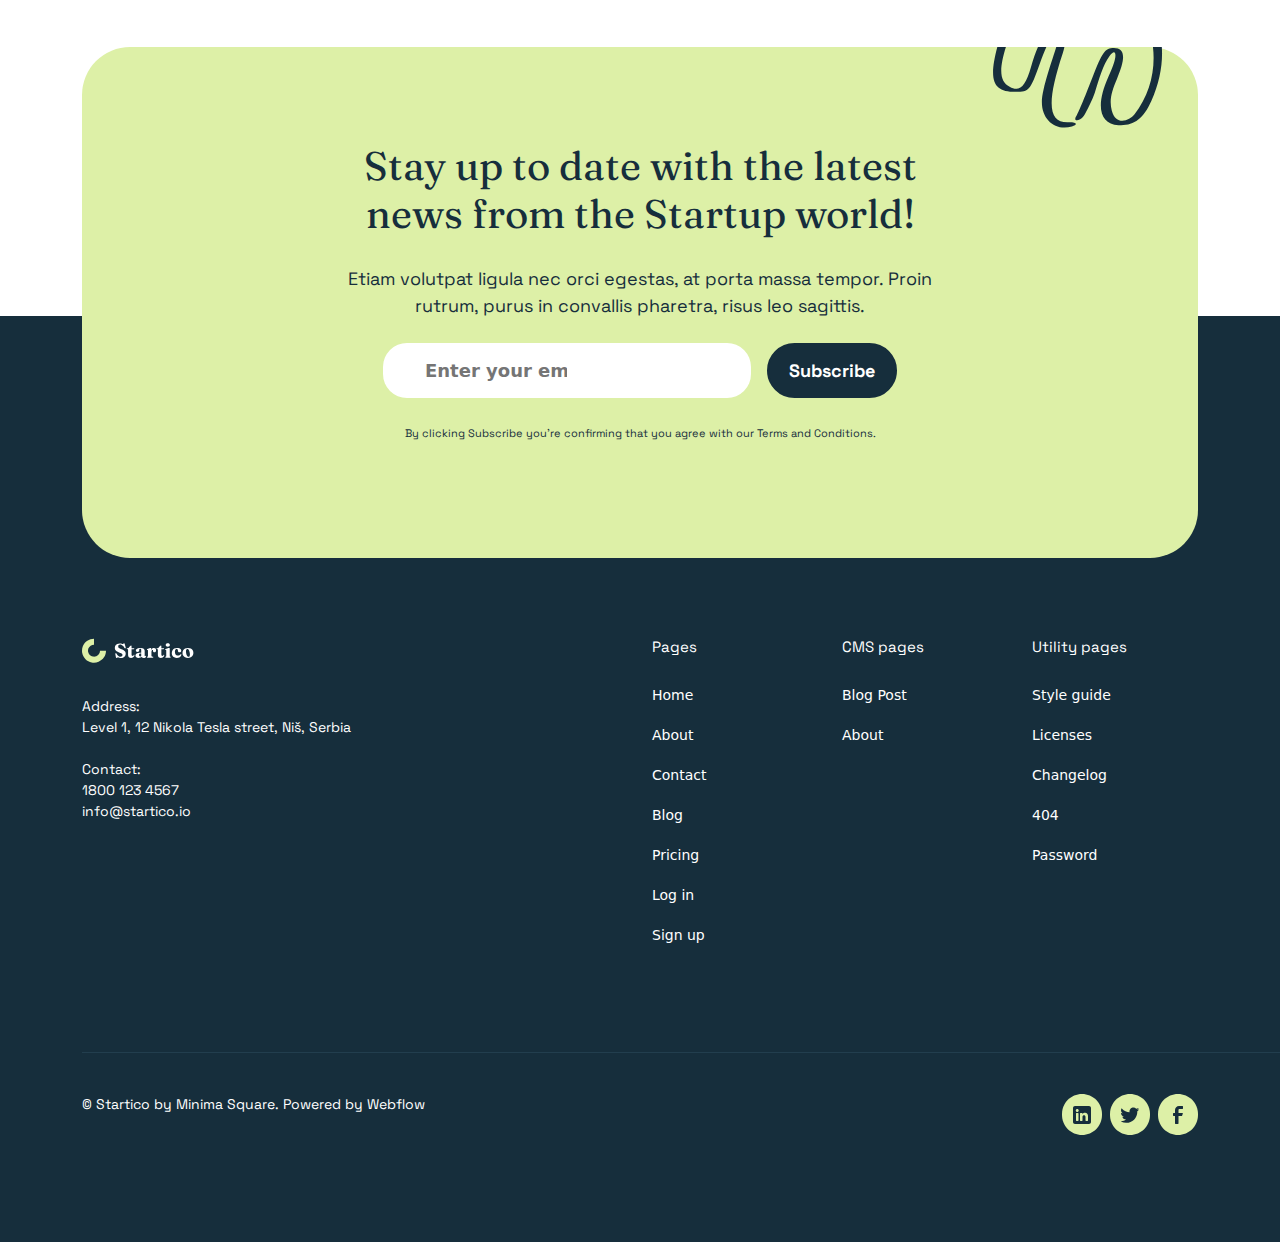
<file: main.html>
<!DOCTYPE html>
<html lang="en">

<head>
    <meta charset="UTF-8">
    <meta http-equiv="X-UA-Compatible" content="IE=edge">
    <meta name="viewport" content="width=device-width, initial-scale=1.0">
    <title>Startico</title>
    <link rel="shortcut icon" href="img/logo-head.svg" type="image/x-icon">
    <link rel="stylesheet" href="css/bootstrap.css">
    <link rel="stylesheet" href="css/style.css">
</head>

<body>
    <header>
        <nav class="navbar navbar-expand-lg navbar-light ">
            <div class="container-fluid">
                <a href="main.html">
                    <img src="./img/logo.svg" class="img-fluid" alt="logo">
                </a>
                <button class="navbar-toggler" type="button" data-bs-toggle="collapse"
                    data-bs-target="#navbarSupportedContent" aria-controls="navbarSupportedContent"
                    aria-expanded="false" aria-label="Toggle navigation">
                    <span class="navbar-toggler-icon"></span>
                </button>
                <div class="collapse navbar-collapse justify-content-end" id="navbarSupportedContent">
                    <ul class="navbar-nav  mb-2 mb-lg-0">
                        <li class="nav-item">
                            <a class="nav-link scrollto active" aria-current="page" href="#Our-Story">Our Story</a>
                        </li>
                        <li class="nav-item">
                            <a class="nav-link scrollto" href="#blog">Blog</a>
                        </li>
                        <li class="nav-item">
                            <a class="nav-link scrollto" href="#Contact"> Contact</a>
                        </li>
                        <li class="nav-item">
                            <a class="nav-link scrollto" href="#Pricing" >Pricing</a>
                        </li>
                    </ul>
                    <form class="d-flex btn-navbar">
                        <button class="btn btn-gs" type="submit" target="_blank">Log in</button>
                        <button class="btn btn-tff" type="submit" target="_blank">Try for free</button>
                    </form>
                </div>
            </div>
        </nav>
    </header>
    <section class="first-section" id="home">
        <div class="container">
            <div class="baner">
                <div class="baner-content">
                    <h2>Head start your business today!</h2>
                    <div class="subtitle">Consectetur adipiscing elit. Integer sagittis quam magna, quis sollicitudin
                        lorem ornare ut. Nulla et scelerisque mauris.</div>
                    <div class="btn-box d-flex justify-content-center">
                        <button class="btn btn-gs">Get started</button>
                        <button class="btn btn-tff">Try for free</button>
                    </div>
                    <div class="logo-box d-flex justify-content-evenly">
                        <img src="./img/icons/logoipsum-1.svg" alt="" class="img-fluid">
                        <img src="./img/icons/logoipsum-2.svg" alt="" class="img-fluid">
                        <img src="./img/icons/logoipsum-3.svg" alt=""class="img-fluid">
                        <img src="./img/icons/logoipsum-4.svg" alt=""class="img-fluid">
                    </div>
                </div>
            </div>
        </div>
    </section>
    <section>
        <div class="container">
            <div class="baner-video">
                <a class="lightbox" href="https://www.youtube.com/watch?v=gfdzl8ZC-ck">
                    <button class="btn btn-gs">Watch Introduction</button>
                    <img src="./img/video-baner.jpg" alt="Video" class="img-fluid">
                </a>

            </div>
        </div>
    </section>
    <section class="our-story-section" id="Our-Story">
        <div class="container">
            <div class="our-story d-flex justify-content-between">
                <div class="img-block">
                    <img src="./img/people.jpg" alt="" class="img-fluid">
                    <div class="subtitle"><span>86%</span> <br>
                        Increased in sales</div>
                </div>
                <div class="text-box">
                    <h5>Speed</h5>
                    <div class="title">Faster than ever before</div>
                    <div class="subtitle">Morbi tristique cursus diam, at viverra felis malesuada eu. Duis iaculis velit
                        ac urna fermentum interdum. Ut auctor vitae nisi eget varius. Phasellus rutrum pellentesque
                        lectus pulvinar dapibus aenean dui justro, tempus sed oido.</div>
                    <div class="btn-box d-flex justify-content-sm-start">
                        <button class="btn btn-gs">Get started</button>
                        <button class="btn btn-tff">Try for free</button>
                    </div>
                </div>


            </div>
        </div>

    </section>
    <section id="About">
        <div class="container">
            <div class="our-story-second">
                <div class="content">
                    <div class="title">Building your very own Startup has never been simpler</div>
                    <div class="subtitle">Aenean dui justo, tempus sed odio ut, convallis accumsan nunc. Phasellus
                        mauris
                        sem, porta eu turpis vel, maximus condimentum turpis.</div>
                </div>
                <div class="examples d-flex justify-content-evenly">
                    <div class="example">
                        <img src="./img/icons/icon-cylinder.svg" alt="">
                        <div class="title">Better results</div>
                        <div class="subtitle">Vestibulum posuere odio id purus maximus, vel condimentum nunc tincidunt.
                            Duis sit amet vulputa.</div>
                    </div>
                    <div class="example">
                        <img src="./img/icons/icon-circle.svg" alt="">
                        <div class="title">Less paper work</div>
                        <div class="subtitle">Duis convallis eros eu dolor posuere, sit amet mollis turpis elementum.
                            Aliquam ut sapien enim.</div>
                    </div>
                    <div class="example">
                        <img src="./img/icons/icon-triangle.svg" alt="">
                        <div class="title">More profit</div>
                        <div class="subtitle">Donec tincidunt est pellentesque, ullamcorper quam sed, aliquam eros.
                            Proin finibus luctus nisi.</div>
                    </div>
                </div>
                <div class="btn-box d-flex justify-content-center">
                    <button class="btn btn-gs">Get started</button>
                    <button class="btn btn-tff">Try for free</button>
                </div>
            </div>
        </div>
    </section>
    <section >
        <div class="container">
            <div class="our-story-third">
                <div class="our-story-third__content d-flex justify-content-between">
                    <div class="text-box">
                        <h5>Efficient</h5>
                        <div class="title">Straight to the point</div>
                        <div class="subtitle">Vivamus ante dolor, condimentum eget dignissim vitae, malesuada sed urna.
                            Aenean consequat risus tortor, quis porta.</div>
                        <div class="text-box__item d-flex justify-content-between">
                            <div class="text-box__item-first">
                                <img src="./img/icons/icon-none.svg" alt="">
                                <div class="title">No meetings</div>
                                <div class="subtitle">Porta non eros. Ut finibus viverra neque, sed vestibulum tellus
                                    volutpat ac cras at massa.</div>
                            </div>
                            <div class="text-box__item-second">
                                <img src="./img/icons/icon-clock.svg" alt="">
                                <div class="title">24/7 customer support</div>
                                <div class="subtitle">Praesent consequat erat in orci lobortis, in accumsan orci
                                    vestibulum nam et dictum.</div>
                            </div>
                        </div>
                        <div class="btn-box d-flex justify-content-sm-start">
                            <button class="btn btn-gs">Get started</button>
                            <button class="btn btn-tff">Try for free</button>
                        </div>
                    </div>
                    <div class="img-block">
                        <img src="./img/man.jpg" alt="" class="img-fluid">
                        <div class="subtitle"><span>74%</span> <br>
                            Increased in productivity</div>
                    </div>
                </div>
            </div>
        </div>
    </section>
    <section class="reviews-section">
        <div class="container">
            <div class="content">
                <div class="title">A words from our customers</div>
                <div class="subtitle">Eu turpis vel, maximus condimentum turpis faucibus dictum accumsan.</div>
            </div>
            <div class="row">
                <div class="reviews col-md-6">
                    <div class="review">
                        <div class="review-content ">
                            <div class="subtitle">"Pellentesque sodales libero nulla, ac imperdiet ante tincidunt vel.
                                Fusce
                                auctor augue sed massa finibus, et dictum sem mollis. In luctus convallis elit."</div>
                            <div class="review-content__post d-flex ">
                                <img src="./img/reviews/photo-1.jpg" alt="" class="photo">
                                <div class="review-content__name">
                                    <div class="title">Dana Hale</div>
                                    <div class="subtitle">UI/UX Designer, Iniry</div>
                                </div>
                            </div>
                        </div>
                    </div>

                    <div class="review">
                        <div class="review-content ">
                            <div class="subtitle">"In luctus convallis elit, vitae blandit elit volutpat a. Donec
                                volutpat massa turpis, sed interdum dui aliquam id. Integer imperdiet odio sit amet
                                faucibus auctor."</div>
                            <div class="review-content__post d-flex ">
                                <img src="./img/reviews/photo-2.jpg" alt="" class="photo">
                                <div class="review-content__name">
                                    <div class="title">Kyle Camden</div>
                                    <div class="subtitle">Front-end Developer, Dontechi</div>
                                </div>
                            </div>
                        </div>
                    </div>
                    <div class="review">
                        <div class="review-content ">
                            <div class="subtitle">"Donec sodales turpis sollicitudin sodales sodales. Proin blandit
                                congue ante sed scelerisque. Etiam sed metus sapien aenean eu euismod."</div>
                            <div class="review-content__post d-flex ">
                                <img src="./img/reviews/photo-3.jpg" alt="" class="photo">
                                <div class="review-content__name">
                                    <div class="title">Travis Elton</div>
                                    <div class="subtitle">Sales Manager, Kan-cod</div>
                                </div>
                            </div>
                        </div>
                    </div>
                </div>
                <div class="reviews col-md-6 mt-4">
                    <div class="review">
                        <div class="review-content ">
                            <div class="subtitle">"Aenean eu euismod sapien. Maecenas maximus velit turpis, sit amet
                                sodales felis condimentum interdum. Donec sit amet placerat nunc. Fusce ultricies ex et
                                arcu maximus faucibus. Sed ac rhoncus justo."</div>
                            <div class="review-content__post d-flex ">
                                <img src="./img/reviews/photo-4.jpg" alt="" class="photo">
                                <div class="review-content__name">
                                    <div class="title">Monica Scarboro</div>
                                    <div class="subtitle">CEO, Sonron</div>
                                </div>
                            </div>
                        </div>
                    </div>

                    <div class="review">
                        <div class="review-content ">
                            <div class="subtitle">"In eros nunc, sagittis fermentum sagittis nec, porta vitae est. Sed
                                felis nibh, commodo nec vestibulum in, tincidunt sodales lectus. Proin rutrum ut enim
                                nec eleifend. Integer ante diam, imperdiet vel risus non, pretium placerat nisl."</div>
                            <div class="review-content__post d-flex ">
                                <img src="./img/reviews/photo-5.jpg" alt="" class="photo">
                                <div class="review-content__name">
                                    <div class="title">Anna Hanney</div>
                                    <div class="subtitle">Head of Design, Betatech</div>
                                </div>
                            </div>
                        </div>
                    </div>
                    <div class="review">
                        <div class="review-content ">
                            <div class="subtitle">"Duis at nisl nulla. Donec quis tortor tellus. Aenean sed turpis
                                vulputate nunc dictum vulputate eu et sem. In dapibus elementum varius. Integer aliquet,
                                ex at lacinia euismod, dolor nibh sodales ex."</div>
                            <div class="review-content__post d-flex ">
                                <img src="./img/reviews/photo-6.jpg" alt="" class="photo">
                                <div class="review-content__name">
                                    <div class="title">Megan Roston</div>
                                    <div class="subtitle">Copywriter, Openlane</div>
                                </div>
                            </div>
                        </div>
                    </div>
                </div>
            </div>
        </div>
    </section>
    <section class="our-price-section" id="Pricing">
        <div class="container">
            <div class="text-box">
                <h5>Pricing</h5>
                <div class="title">Pricing plans</div>
                <div class="subtitle">Suspendisse mattis porttitor gravida et malesuada fames.</div>
            </div>
            <div class="our-price d-flex justify-content-between">
                <div class="our-price__item">
                    <div class="first-part">
                        <div class="title">Basic plan </div>
                        <div class="title title-secondary"><span>$19</span>/mo</div>
                        <div class="subtitle">or $199 yearly</div>
                    </div>
                    <div class="second-part">
                        <ul class="second-part__subtitle">Includes:
                            <li>Vestibulum posuere odio</li>
                            <li>Id purus maximus condimentum</li>
                            <li>Vel convallis nibh duis</li>
                        </ul>
                        <button class="btn btn-gs">Get started</button>

                    </div>
                </div>
                <div class="our-price__item">
                    <div class="first-part">
                        <div class="title">Business plan </div>
                        <div class="title title-secondary"><span>$29</span>/mo</div>
                        <div class="subtitle">or $299 yearly</div>
                    </div>
                    <div class="second-part">
                        <ul class="second-part__subtitle">Includes:
                            <li>Maximus condimentum turpis</li>
                            <li>Nullam faucibus dictum accumsan</li>
                            <li>Vivamus ante dolor</li>
                            <li>Purus in convallis pharetra</li>
                        </ul>
                        <button class="btn btn-gs mt-5">Get started</button>

                    </div>
                </div>
                <div class="our-price__item">
                    <div class="first-part">
                        <div class="title">Enterprise plan </div>
                        <div class="title title-secondary"><span>$49</span>/mo</div>
                        <div class="subtitle">or $499 yearly</div>
                    </div>
                    <div class="second-part">
                        <ul class="second-part__subtitle">Includes:
                            <li>Phasellus finibus lectus</li>
                            <li>At blandit mollis maecenas</li>
                            <li>Nec ultrices lectus eune</li>
                            <li>Mattis facilisis lacus aliquet</li>
                            <li>Am condimentum cursus</li>
                        </ul>
                        <button class="btn btn-gs mt-1">Get started</button>

                    </div>
                </div>
            </div>
        </div>
        </div>
    </section>
    <section class="blog-section" id="blog">
        <div class="container">
            <div class="text-box">
                <h5>Blog</h5>
                <div class="title">Our latest blogs</div>
                <div class="subtitle">Accumsan semper euismod dolor vitae metus.</div>
            </div>
            <div class="our-blogs d-flex justify-content-between">
                <div class="our-blogs__item">
                    <img src="./img/our-blogs-1.jpg" alt="" class="img-fluid">
                    <div class="btn-box d-flex justify-content-center mt-4">
                        <button class="btn btn-gs">Business</button>
                        <button class="btn btn-tff">7 min read</button>
                    </div>
                    <div class="our-blogs__content">
                        <div class="title">Top 10 mistakes startaps in 2022 make and how to avoid them</div>
                        <p class="subtitle">Ipsum nostrum nihil. Veniam sit eius sed non accusamus ut officiis. Eligendi
                            impedit rerum et beatae itaque corrupti. Sed nesciunt delectus sequi harum d <span
                                id="dots"></span></p>
                        <p class="subtitle">
                            <span id="more">Digital freight forwarder moving sea, air and road cargo</span>
                        </p>
                        <div class="read-next mt-3">
                            <button onclick="read_more()" id="btn-read">Read more</button>
                        </div>
                    </div>
                </div>
                <div class="our-blogs__item">
                    <img src="./img/our-blogs-2.jpg" alt="" class="img-fluid">
                    <div class="btn-box d-flex justify-content-center mt-4">
                        <button class="btn btn-gs">Business</button>
                        <button class="btn btn-tff">11 min read</button>
                    </div>
                    <div class="our-blogs__content">
                        <div class="title">How many participants for a new hire interview</div>
                        <p class="subtitle">Et ad placeat quo rerum earum. Est est ea perspiciatis facere voluptas qui
                            sit exercitationem autem. Qui maxime pariatur nobis est et culpa itaque consequatur.<span
                                id="dots"></span></p>
                        <p class="subtitle">
                            <span id="more">Digital freight forwarder moving sea, air and road cargo</span>
                        </p>
                        <div class="read-next mt-5">
                            <button onclick="read_more()" id="btn-read">Read more</button>
                        </div>
                    </div>
                </div>
                <div class="our-blogs__item">
                    <img src="./img/our-blogs-3.jpg" alt="" class="img-fluid">
                    <div class="btn-box d-flex justify-content-center mt-4">
                        <button class="btn btn-gs">Tools</button>
                        <button class="btn btn-tff">5 min read</button>
                    </div>
                    <div class="our-blogs__content">
                        <div class="title">Two business tools that have made my job way easier</div>
                        <p class="subtitle">Est est ea perspiciatis facere voluptas qui sit exercitationem autem. Et ad
                            placeat quo rerum earum. Qui maxime pariatur nobis est et culpa itaque consequatur.<span
                                id="dots"></span></p>
                        <p class="subtitle">
                            <span id="more">Digital freight forwarder moving sea, air and road cargo</span>
                        </p>
                        <div class="read-next mt-5">
                            <button onclick="read_more()" id="btn-read">Read more</button>
                        </div>
                    </div>
                </div>
            </div>
            <button class="btn btn-val d-flex">View all</button>
        </div>

    </section>
    <section>
        <div class="container">
            <div class="baner-footer">
                <div class="baner-footer__content">
                    <div class="title">Stay up to date with the latest news from the Startup world!</div>
                    <div class="subtitle">Etiam volutpat ligula nec orci egestas, at porta massa tempor. Proin rutrum,
                        purus in convallis pharetra, risus leo sagittis.</div>
                    <div class="btn-box d-flex justify-content-center mt-4">
                        <input type="email" id="email" required placeholder="Enter your email"></input>
                        <button class="btn btn-sub">Subscribe</button>
                    </div>
                    <p class="subtitle">By clicking Subscribe you're confirming that you agree with our Terms and
                        Conditions.</p>
                </div>
            </div>
        </div>
    </section>
    <footer class="footer-section" id="Contact">
        <div class="container">
            <div class="row">
                <div class="footer-module col-md-6">
                    <a href="index.html">
                        <img src="./img/logo-footer.svg" alt="logo" class="footer-logo">
                    </a>
                    <div class="footer-addr">
                        <p class="subtitle">Address:</p>
                        <p class="subtitle">Level 1, 12 Nikola Tesla street, Niš, Serbia</p>
                    </div>
                    <div class="footer-contacts">
                        <p class="subtitle">Contact:</p>
                        <p class="subtitle">1800 123 4567</p>
                        <p class="subtitle">info@startico.io</p>
                    </div>
                </div>
                <div class="pages col-md-2">
                    <div class="subtitle">Pages</div>
                    <ul class="footer nav-menu">
                        <li><a href="#home" class="scrollto">Home</a></li>
                        <li><a href="#Our-Story" class="scrollto">About</a></li>
                        <li><a href="#Contact" class="scrollto">Contact</a></li>
                        <li><a href="#blog" class="scrollto">Blog</a></li>
                        <li><a href="#Pricing" class="scrollto">Pricing</a></li>
                        <li><a href="#">Log in</a></li>
                        <li><a href="#">Sign up</a></li>
                    </ul>
                </div>
                <div class="pages col-md-2">
                    <div class="subtitle">CMS pages</div>
                    <ul class="footer nav-menu">
                        <li><a href="#">Blog Post</a></li>
                        <li><a href="#About">About</a></li>
                    </ul>
                </div>
                <div class="pages col-md-2">
                    <div class="subtitle">Utility pages</div>
                    <ul class="footer nav-menu">
                        <li><a href="#">Style guide</a></li>
                        <li><a href="#">Licenses</a></li>
                        <li><a href="#">Changelog</a></li>
                        <li><a href="#">404</a></li>
                        <li><a href="#">Password</a></li>
                    </ul>
                </div>
            </div>
            <div class="social-module d-flex justify-content-between">
            <div class="subtitle">© Startico by Minima Square. Powered by Webflow</div>
            <ul class="social ">
                <li><a href="#" class="linkeden" target="_blank" rel="noopener"></a></li>
                <li><a href="#" class="twitter" target="_blank" rel="noopener"></a></li>
                <li><a href="#" class="facebook" target="_blank" rel="noopener"></a></li>
            </ul>
        </div>
        </div>
    </footer>
    <script src="js/jQuery-v3.6.0.js"></script>
    <script src="js/bootstrap.bundle.min.js"></script>
    <script src="js/main.js"></script>
</body>

</html>
</file>
<file: css/style.css>
@import 'fonts.css';
.btn-tff {
  color: #162E3C;
  line-height: 107%;
  position: relative;
}

.btn-tff::before {
  content: url("data:image/svg+xml,%3Csvg width='6' height='11' viewBox='0 0 6 11' fill='none' xmlns='http://www.w3.org/2000/svg'%3E%3Cpath fill-rule='evenodd' clip-rule='evenodd' d='M5.79369 4.85074C5.97429 5.03136 5.97429 5.32415 5.79369 5.50476L1.07841 10.22C0.897787 10.4006 0.604997 10.4006 0.424377 10.22L0.206327 10.002C0.0257068 9.82142 0.0257068 9.52853 0.206327 9.34793L4.37654 5.17775L0.206327 1.00755C0.0257068 0.826925 0.0257068 0.534135 0.206327 0.353515L0.424377 0.135465C0.604997 -0.045155 0.897787 -0.045155 1.07841 0.135465L5.79369 4.85074Z' fill='%23162E3C'/%3E%3C/svg%3E");
  position: absolute;
  left: 105.69%;
  top: 36.75%;
}

h2 {
  font-family: 'Fraunces';
  font-style: normal;
  font-weight: 700;
  font-size: 56px;
  line-height: 67px;
  color: #fff;
}

h5 {
  font-family: 'Space Grotesk';
  font-style: normal;
  font-weight: 700;
  font-size: 15px;
  background-color: #DDF0A7;
  border-radius: 64px;
  border: 2px solid #DDF0A7;
  font-weight: 700;
  color: #162E3C;
  padding: 4px 12px;
  width: 72px;
}

.title {
  font-family: 'Fraunces';
  font-style: normal;
  font-weight: 400;
  font-size: 40px;
  line-height: 120%;
  color: #162E3C;
}

.subtitle {
  font-family: 'Space Grotesk';
  font-style: normal;
  font-weight: 400;
  font-size: 18px;
  line-height: 150%;
  color: #162E3C;
  margin: 27px 0 22px;
}

.btn {
  font-family: 'Space Grotesk';
  font-style: normal;
  font-weight: 400;
  font-size: 15px;
}

.btn:hover {
  -webkit-transition: all 0.7s ease;
  transition: all 0.7s ease;
}

.btn-gs,
.btn-val {
  background-color: transparent;
  border: 2px solid #162E3C;
  border-radius: 64px;
  line-height: 160%;
  text-align: center;
  color: #162E3C;
  padding: 14px 26px;
  min-width: 139px;
}

.btn-gs:hover,
.btn-val:hover {
  color: #fff;
  background: #49616E;
  border: 3px solid #DDF0A7;
}

.btn-navbar .btn-tff::before,
.our-blogs__item .btn-tff::before {
  display: none;
}

.container-fluid {
  padding: 0 80px 0;
}

.nav-item {
  margin-right: 32px;
}

.btn-navbar {
  margin-left: 16px;
}

.btn-navbar .btn-tff {
  background: #162E3C;
  border: 2px solid #162E3C;
  border-radius: 64px;
  color: #fff;
  padding: 10px 22px;
  min-width: 130px;
}

.btn-navbar .btn-tff:hover {
  color: #162E3C;
  background: #DDF0A7;
  border: none;
}

.btn-navbar .btn-gs {
  padding: 10px 22px;
  min-width: 91px;
  margin-right: 8px;
}

.btn-navbar .btn-gs:hover {
  color: #fff;
  background: #49616E;
  border: 2px solid #DDF0A7;
}

.logo-box {
  margin: 73px 0 140px;
}

.first-section {
  background-color: #162E3C;
  position: relative;
}

.first-section::before {
  content: url("data:image/svg+xml,%3Csvg width='187' height='250' viewBox='0 0 187 250' fill='none' xmlns='http://www.w3.org/2000/svg'%3E%3Cg clip-path='url(%23clip0_2_109)'%3E%3Cpath fill-rule='evenodd' clip-rule='evenodd' d='M42.1799 247.359C5.84072 247.624 -35.5739 258.104 -61.6848 232.907C-87.948 207.565 -84.1869 165.577 -80.0941 129.368C-76.5345 97.8767 -62.5363 69.7826 -40.6483 46.7994C-18.0476 23.0681 9.48987 3.94423 42.1799 0.97637C77.9574 -2.27174 117.828 3.40785 141.608 30.253C164.647 56.2633 155.4 94.6729 155.906 129.368C156.424 164.939 169.265 205.752 144.538 231.405C119.666 257.212 78.0798 247.098 42.1799 247.359Z' fill='%231F3847'/%3E%3Cpath d='M34.2245 112.116C46.3472 94.3249 34.813 77.4576 16.2926 85.8497C-0.292021 93.4026 -12.3306 111.025 -15.5296 132.509C-18.0552 149.21 19.3229 133.852 34.2245 112.116ZM-0.881271 124.285C5.01171 110.522 13.5145 99.8645 22.9431 94.4097C27.9943 91.4724 28.5838 91.8081 27.6575 97.0952C26.4794 103.222 11.2414 121.516 2.40201 127.139C-3.65944 130.999 -3.74357 130.999 -0.881271 124.285Z' fill='%23DDF0A7'/%3E%3Cpath d='M161.428 69.4846C142.655 74.6038 123.966 90.9684 123.966 102.466C123.966 107.837 129.186 111.781 131.374 107.92C132.047 106.746 132.721 106.83 137.435 109.179C150.148 115.557 172.372 104.815 180.707 88.45C187.273 75.6101 176.834 65.2885 161.428 69.4846ZM170.099 80.1426C166.732 89.8775 138.614 108.089 136.257 101.962C134.994 98.7732 152.505 85.0101 164.291 79.8908C171.278 76.7858 171.193 76.8697 170.099 80.1426Z' fill='%23DDF0A7'/%3E%3Cpath d='M18.3127 146.442C8.21085 150.049 -8.20535 168.344 -8.20535 176.065C-8.20535 176.652 -9.55232 179.924 -11.1519 183.281C-19.9072 201.493 0.213084 208.122 18.4816 193.101C46.6839 169.854 46.599 136.371 18.3127 146.442ZM28.4149 157.602C22.4385 177.324 -4.16455 194.023 -0.712899 190.835C-1.89149 191.254 -3.15443 190.248 -2.90182 188.989C-0.79724 178.667 13.4303 161.379 24.9636 155.253C29.2573 152.987 29.7619 153.322 28.4149 157.602Z' fill='%23DDF0A7'/%3E%3Cpath d='M165.469 117.237C143.665 124.034 116.726 150.134 123.124 158.191C132.131 169.604 163.785 157.434 181.632 135.615C192.577 122.187 183.316 111.614 165.469 117.237ZM174.14 127.81C169.426 136.538 133.478 159.868 129.69 157.434C127.165 155.84 129.101 152.735 132.216 153.238C135.331 153.826 135.499 153.657 140.55 148.035C146.948 140.901 157.64 131.502 166.142 126.802C173.719 122.691 175.403 125.545 174.14 127.81Z' fill='%23DDF0A7'/%3E%3Cpath d='M150.737 52.8688C180.622 35.0774 183.485 5.53706 154.693 12.5865C135.92 17.2021 118.998 34.9096 115.294 42.2108C111.59 49.6797 113.274 54.715 119.335 53.708C120.514 53.5401 121.441 53.6241 121.441 53.9598C121.441 60.3378 139.372 59.6664 150.737 52.8688ZM138.614 35.1606C147.958 27.272 162.691 19.2164 162.691 21.9858C162.691 26.6853 142.319 45.3998 132.805 49.3441C126.828 51.7778 131.037 41.5386 138.614 35.1606Z' fill='%23DDF0A7'/%3E%3Cpath d='M51.1455 119.166C51.819 118.41 55.2703 112.117 55.6071 111.613C56.5334 114.55 58.9745 116.9 61.9212 117.739C71.6868 120.593 84.0622 113.291 97.8686 96.1715C103.088 89.7096 105.866 84.5903 106.202 80.6461C108.223 57.8194 50.7248 75.359 48.3676 112.117C48.0309 117.572 49.6297 121.6 51.1455 119.166ZM70.2558 93.0664C82.5464 80.73 97.363 72.5057 95.7633 78.8838C94.4163 84.4226 87.008 92.6469 79.3479 99.0249C74.2118 103.389 64.783 110.27 62.7626 108.172C59.648 104.899 70.1709 93.1503 70.2558 93.0664Z' fill='%23DDF0A7'/%3E%3Cpath d='M61.5006 69.9042C76.4851 69.9042 102.077 45.9027 102.077 31.8878C102.077 22.9083 89.7869 17.8734 78.0848 21.9855C46.599 33.0635 33.8878 69.9042 61.5006 69.9042ZM61.5845 56.6447C64.4463 46.7419 72.0235 37.9301 82.3785 32.3075C88.5238 28.9506 88.6917 28.9506 87.5136 32.3075C84.3141 41.8745 59.0584 65.5403 61.5845 56.6447Z' fill='%23DDF0A7'/%3E%3Cpath d='M86.924 125.461C67.6458 132.174 43.5683 162.134 51.9869 168.764C53.166 169.686 54.0923 171.03 54.0923 171.785C54.0923 189.829 95.0059 171.701 105.614 149.042C113.443 132.594 103.172 119.754 86.924 125.461ZM95.7633 138.803C92.3958 149.126 70.5926 169.52 63.0154 169.771C57.8803 169.94 64.3624 160.792 65.6254 158.862C69.7502 152.4 84.0622 139.728 92.144 135.28C97.2791 132.426 97.6998 132.929 95.7633 138.803Z' fill='%23DDF0A7'/%3E%3C/g%3E%3Cdefs%3E%3CclipPath id='clip0_2_109'%3E%3Crect width='270' height='250' fill='white' transform='translate(-83)'/%3E%3C/clipPath%3E%3C/defs%3E%3C/svg%3E");
  position: absolute;
  left: 0;
  top: 83px;
}

.first-section::after {
  content: url("data:image/svg+xml,%3Csvg width='170' height='240' viewBox='0 0 170 240' fill='none' xmlns='http://www.w3.org/2000/svg'%3E%3Cg clip-path='url(%23clip0_2_119)'%3E%3Cpath fill-rule='evenodd' clip-rule='evenodd' d='M146.348 0.264725C115.769 1.8217 92.5955 24.3121 70.5371 45.4529C47.8537 67.1926 21.1373 89.588 20.4488 120.926C19.7521 152.638 43.9112 178.074 67.1467 199.775C89.4475 220.605 115.849 236.313 146.348 238.515C179.303 240.896 215.133 235.913 237.938 212.109C260.415 188.648 260.416 153.318 259.007 120.926C257.676 90.3403 251.269 59.7406 230.332 37.3167C208.659 14.1053 178.138 -1.35392 146.348 0.264725Z' fill='%231F3847'/%3E%3Cpath d='M77.11 70.4769C72.3782 66.3314 68.8766 59.3594 67.5517 53.8007C65.7536 45.8867 76.5421 35.1463 85.3433 54.0835C92.0624 68.5926 99.2548 70.3827 105.028 58.9827C110.801 47.4885 121.779 47.771 118.277 59.2652C114.019 73.5859 88.6556 80.4637 77.11 70.4769Z' fill='%23DDF0A7'/%3E%3Cpath d='M180.831 76.0358C165.406 87.53 146.762 79.4275 144.113 60.0193C142.409 47.6771 156.605 47.7713 161.715 60.1135C168.15 75.6589 174.018 74.2457 177.235 56.3449C178.276 50.4093 184.617 47.206 188.213 50.7862C193.039 55.5912 188.875 70.006 180.831 76.0358Z' fill='%23DDF0A7'/%3E%3Cpath d='M139.001 114.758C127.266 126.911 101.999 119.092 97.7406 102.039C95.3747 92.7118 110.137 93.6539 117.424 103.263C121.21 108.351 124.049 110.706 123.954 110.612C124.995 111.554 126.699 111.46 127.55 110.33C128.402 109.199 130.2 105.713 131.43 102.51C134.175 95.6324 141.651 91.3928 145.058 94.7845C147.519 97.2341 143.733 109.858 139.001 114.758Z' fill='%23DDF0A7'/%3E%3Cpath d='M142.882 144.341C138.435 135.579 144.681 128.984 153.198 133.601C155.28 134.731 157.835 137.652 160.201 141.515C168.623 155.176 170.516 155.554 175.721 144.531C178.466 138.689 179.79 137.464 183.671 137.464C191.43 137.464 187.74 152.916 178.56 158.663C165.217 167.142 151.778 161.771 142.882 144.341Z' fill='%23DDF0A7'/%3E%3Cpath d='M120.548 190.224C126.416 189.659 127.835 190.318 133.608 196.348C141.084 204.168 147.614 199.268 148.845 184.854C149.223 180.143 152.819 179.389 155.942 183.252C167.866 198.326 140.99 219.053 124.05 207.841C115.438 202.094 113.167 190.883 120.548 190.224Z' fill='%23DDF0A7'/%3E%3Cpath d='M13.2307 41.6471C14.7448 43.343 17.4893 47.2058 19.2874 50.4091C26.9529 64.1645 29.2242 64.0703 37.7414 49.938C45.3123 37.3132 54.0188 39.1033 49.3816 52.1992C43.3249 69.3463 19.382 75.7519 8.30957 63.2213C-7.11609 45.7916 5.09195 32.6967 13.2307 41.6471Z' fill='%23DDF0A7'/%3E%3Cpath d='M42.8517 93.2767C44.7444 94.9726 47.6781 98.2701 49.2869 100.625C57.8042 113.156 60.8325 112.779 67.0785 98.6469C70.9586 89.7907 82.3149 86.7759 79.949 100.154C75.5011 124.65 34.3345 124.462 29.8866 97.2337C28.751 90.356 36.7003 87.8122 42.8517 93.2767Z' fill='%23DDF0A7'/%3E%3Cpath d='M76.0691 136.144C77.5833 136.898 82.1258 140.761 86.0059 144.53C98.4032 156.589 103.798 156.589 108.719 144.059C110.99 138.311 111.842 137.558 115.533 137.558C123.104 137.558 121.116 151.69 112.788 157.154C95.7534 168.272 65.0913 156.966 65.0913 139.536C65.1859 135.768 71.5266 133.789 76.0691 136.144Z' fill='%23DDF0A7'/%3E%3C/g%3E%3Cdefs%3E%3CclipPath id='clip0_2_119'%3E%3Crect width='260' height='240' fill='white'/%3E%3C/clipPath%3E%3C/defs%3E%3C/svg%3E ");
  position: absolute;
  right: 0;
  top: 260px;
}

.baner .baner-content {
  max-width: 695px;
  width: 100%;
  text-align: center;
  margin: 0 auto;
  padding: 95px 0 300px;
}

.baner .subtitle {
  font-size: 20px;
  line-height: 30px;
  color: #fff;
  margin: 26px 0 38px;
}

.baner .btn-tff {
  color: #fff;
  font-weight: 700;
}

.baner .btn-tff::before {
  content: url("data:image/svg+xml,%3Csvg width='6' height='11' viewBox='0 0 6 11' fill='none' xmlns='http://www.w3.org/2000/svg'%3E%3Cpath fill-rule='evenodd' clip-rule='evenodd' d='M5.7937 4.85071C5.9743 5.03133 5.9743 5.32412 5.7937 5.50473L1.0784 10.22C0.897777 10.4006 0.604997 10.4006 0.424377 10.22L0.206327 10.002C0.0257068 9.82139 0.0257068 9.52849 0.206327 9.34789L4.37654 5.17772L0.206327 1.00751C0.0257068 0.826895 0.0257068 0.534104 0.206327 0.353484L0.424377 0.135434C0.604987 -0.0451855 0.897777 -0.0451855 1.0784 0.135434L5.7937 4.85071Z' fill='white'/%3E%3C/svg%3E");
}

.baner .btn-tff:hover {
  color: #DDF0A7;
}

.baner .btn-gs {
  background: #DDF0A7;
  border: 2px solid #DDF0A7;
  font-weight: 700;
}

.baner .btn-gs:hover {
  color: #fff;
  background: #49616E;
}

.baner-video {
  position: relative;
  margin-top: -320px;
  z-index: 2;
}

.baner-video::before {
  z-index: -1;
  top: -143px;
  left: -120px;
  position: absolute;
  content: url("data:image/svg+xml,%3Csvg width='260' height='275' viewBox='0 0 260 275' fill='none' xmlns='http://www.w3.org/2000/svg'%3E%3Cpath fill-rule='evenodd' clip-rule='evenodd' d='M155.127 273.808C185.784 272.973 219.754 275.167 241.21 253.322C262.548 231.596 260.304 197.894 259.541 167.498C258.803 138.168 255.789 108.45 237.003 85.8677C216.44 61.148 187.263 39.7663 155.127 41.9816C124.084 44.1217 106.204 74.8521 83.8429 96.4266C60.8314 118.629 28.886 135.803 25.0384 167.498C20.9165 201.451 37.6804 236.46 64.211 258.141C88.9374 278.348 123.168 274.678 155.127 273.808Z' fill='%231F3847'/%3E%3Cpath d='M53.1769 51.6285C33.2387 51.1392 31.7049 71.3238 47.9627 120.562C53.1769 136.404 48.7598 145.823 37.2264 143.377C29.6804 141.786 22.7479 129.737 16.2448 106.861C10.662 87.1051 4.64972 81.5996 -5.10488 87.1045C-15.2276 92.8541 -16.0865 104.415 -8.11102 129.065C-6.88402 132.796 -5.35048 137.627 -4.67563 139.829C5.44726 172.063 34.1589 195.307 65.0788 196.346C80.1099 196.835 64.2817 199.955 49.4351 197.631C21.7049 193.227 -5.47298 167.171 -14.8595 135.793C-27.0681 94.8731 -23.3871 82.1507 0.723339 82.0895C14.1589 82.0284 15.57 83.6181 24.8338 109.674C35.8154 140.501 43.8518 150.105 42.4412 130.654C42.0731 126.006 27.1037 87.5327 27.1037 71.8131C27.1037 54.014 41.0297 42.7595 57.1033 47.5916C63.8518 49.6712 61.705 51.8732 53.1769 51.6285Z' fill='%23DDF0A7'/%3E%3Cpath d='M129.864 170.29C115.938 186.315 87.4719 200.629 77.4106 196.652C73.2388 195.001 73.9131 193.043 78.6984 193.043C88.0236 193.043 105.815 183.685 116.306 173.287C144.833 144.968 146.306 93.4051 119.68 59.7641C114.404 53.097 101.092 48.0203 96.9806 63.3117C94.1585 73.9545 96.9198 82.7623 102.073 94.9342C111.153 116.22 110.232 125.762 98.9438 125.762C90.3548 125.762 87.5328 121.848 77.4106 95.7906C69.2506 74.8108 63.2383 60.3757 61.5823 57.868C57.7787 52.1796 64.588 52.3013 68.8825 58.0509C71.521 61.5985 78.1467 75.4836 80.0481 81.4167C84.2199 94.3226 87.9627 108.88 94.8947 118.055C98.453 122.826 101.275 123.009 100.416 116.403C99.8645 112.366 97.7168 106.434 93.545 97.075C80.6616 68.3884 84.4653 50.0388 103.606 48.8155C118.392 47.898 128.269 54.565 136.429 72.8535C153.852 111.999 148.882 148.392 129.864 170.29Z' fill='%23DDF0A7'/%3E%3C/svg%3E ");
}

.baner-video .btn-gs {
  position: absolute;
  padding: 14px 42px;
  border-radius: 64px;
  top: 50%;
  left: 50%;
  -webkit-transform: translate(-50%, -50%);
          transform: translate(-50%, -50%);
  background: #DDF0A7;
  border: 2px solid #DDF0A7;
  font-weight: 700;
}

.baner-video .btn-gs:hover {
  color: #fff;
  background: #49616E;
}

.our-story-section {
  position: relative;
}

.our-story-section::after {
  content: url(../img/vector-4.jpg);
  position: absolute;
  right: 0;
  top: 0;
}

.our-story {
  margin-top: 128px;
}

.img-block {
  width: 100%;
}

.img-block .subtitle {
  background-color: #DDF0A7;
  border-radius: 24px;
  font-size: 20px;
  padding: 24px;
  max-width: 420px;
  width: 100%;
  position: relative;
  left: 50%;
  -webkit-transform: translate(-40%, -162%);
          transform: translate(-40%, -162%);
}

.img-block .subtitle::after {
  content: url("data:image/svg+xml,%3Csvg width='72' height='72' viewBox='0 0 72 72' fill='none' xmlns='http://www.w3.org/2000/svg' xmlns:xlink='http://www.w3.org/1999/xlink'%3E%3Cpath d='M0 16C0 7.16344 7.16344 0 16 0H56C64.8366 0 72 7.16344 72 16V56C72 64.8366 64.8366 72 56 72H16C7.16344 72 0 64.8366 0 56V16Z' fill='%23162E3C'/%3E%3Crect x='12' y='12' width='48' height='48' fill='url(%23pattern0)'/%3E%3Cdefs%3E%3Cpattern id='pattern0' patternContentUnits='objectBoundingBox' width='1' height='1'%3E%3Cuse xlink:href='%23image0_2_139' transform='scale(0.0208333)'/%3E%3C/pattern%3E%3Cimage id='image0_2_139' width='48' height='48' xlink:href='[data-uri]'/%3E%3C/defs%3E%3C/svg%3E");
  position: absolute;
  left: 78%;
  top: 18%;
}

.img-block .subtitle span {
  font-family: 'Fraunces';
  font-style: normal;
  font-weight: 700;
  font-size: 32px;
}

.text-box {
  max-width: 490px;
  margin-top: 155px;
}

.text-box .subtitle {
  color: #49616E;
}

.our-story-second {
  background-color: #DDF0A7;
  border-radius: 48px;
  padding: 127px 0;
  position: relative;
}

.our-story-second::before {
  position: absolute;
  top: 0;
  right: 26px;
  content: url("data:image/svg+xml,%3Csvg width='180' height='134' viewBox='0 0 180 134' fill='none' xmlns='http://www.w3.org/2000/svg'%3E%3Cg clip-path='url(%23clip0_2_215)'%3E%3Cpath d='M76.989 2.00854C81.3538 -1.36348 105.698 -17.8557 110.125 -20.3694C113.874 -22.454 114.735 -23.2504 115.534 -25.3349C117.686 -31.0369 121.005 -49.6754 122.297 -63.4087C122.973 -70.2141 118.669 -73.8923 113.321 -71.0107C112.153 -70.3976 108.833 -68.7423 105.944 -67.3322C103.054 -65.9833 94.6939 -60.7107 87.3169 -55.6833C70.78 -44.3411 71.2718 -49.9815 68.4439 -21.6563C67.8292 -15.0962 62.9726 12.8603 76.989 2.00854ZM79.5095 -36.3098C79.5095 -38.2717 81.5997 -39.9881 94.8784 -48.9393C101.456 -53.4149 107.85 -57.8296 109.018 -58.8105C111.907 -61.1403 112.03 -61.0787 111.415 -57.3388C108.157 -37.5358 105.944 -32.5695 103.792 -26.745C90.1448 -19.8171 74.7759 -8.29146 74.2226 -8.598C73.9767 -8.96586 79.5095 -31.2211 79.5095 -36.3098Z' fill='%23162E3C'/%3E%3Cpath d='M71.3946 66.9363C76.0053 66.9363 105.882 40.2661 108.71 38.2434C114.551 34.0744 121.805 1.08934 117.317 -0.995179C115.472 -1.85351 115.841 -1.91482 111.415 -0.81125C109.51 -0.320774 101.579 3.23518 93.7717 7.15899C76.0053 16.0489 77.8496 13.0447 75.7594 18.3173C70.2881 32.0507 66.784 59.0877 65.3701 61.3556C63.9561 63.3793 67.8291 66.9363 71.3946 66.9363ZM76.6815 46.7041C79.0791 39.1626 81.5996 28.6173 83.3824 21.3828C105.821 11.2667 109.633 8.38459 109.633 9.67209C109.633 11.2048 107.235 14.4548 104.407 33.9517C99.12 37.2007 88.0545 43.6985 81.1078 48.9103C73.7922 54.3663 74.2225 54.5517 76.6815 46.7041Z' fill='%23162E3C'/%3E%3Cpath d='M52.6447 25.7967C47.5423 17.1521 38.7514 26.2875 37.5219 27.2076C23.813 37.5076 18.1571 44.0673 10.903 50.3826C7.15304 53.6933 9.24327 52.7732 3.58753 72.7601C-2.68296 94.9542 0.821141 99.6755 18.649 86.2482C29.7145 77.9101 30.3292 78.0327 42.5013 69.3268C47.7267 65.6482 47.1734 61.9078 50.0013 51.8531C53.3824 39.8982 54.489 28.8625 52.6447 25.7967ZM36.7841 61.541C36.1079 65.7708 30.2063 65.403 19.0178 73.3732C10.903 79.1981 14.7761 76.99 16.8048 61.1721L17.5425 55.41C38.444 38.7946 43.239 32.8481 43.239 35.0552C43.239 35.0552 37.2759 58.4755 36.7841 61.541Z' fill='%23162E3C'/%3E%3Cpath d='M169.018 -46.6098C159.612 -40.8467 135.207 -22.5763 132.931 -20.6144C131.026 -19.0203 129.182 -17.6715 128.874 -17.6715C126.6 -17.6715 128.321 -9.02689 126.6 5.44216C123.956 27.8816 125.37 32.9698 147.808 19.6653C151.866 17.2742 157.952 14.332 161.456 13.0445C172.092 9.12073 171.354 9.85644 171.784 3.7868C171.969 0.905251 173.075 -4.98046 174.12 -9.39475C176.641 -19.5721 178.608 -30.9148 179.223 -37.9654C180.145 -47.9588 175.104 -50.3497 169.018 -46.6098ZM168.034 -28.5846C166.19 -19.0203 161.395 0.352779 161.149 2.49861C160.841 5.0123 151.743 7.09682 139.879 13.8409C133.731 17.3355 134.223 17.888 135.513 8.99811C136.805 0.353466 137.604 -8.16856 138.157 -13.993C138.157 -13.993 161.333 -30.24 164.038 -32.2632C170.002 -36.7388 169.633 -36.984 168.034 -28.5846Z' fill='%23162E3C'/%3E%3Cpath d='M145.903 29.1685C132.133 37.8745 123.526 43.6376 122.788 43.6376C120.575 43.6376 113.567 75.3959 114.305 81.9565C114.551 83.9792 115.104 89.6197 115.104 89.9876C115.78 95.0768 129.858 88.3317 149.899 73.1888C155.493 68.9579 156.231 68.5901 158.567 68.7137C162.317 68.8971 163.362 66.8744 164.715 57.1257C169.202 23.9572 164.715 17.2745 145.903 29.1685ZM153.649 63.0114C153.587 63.0722 149.715 65.0959 144.981 67.6101C127.767 76.6221 122.788 81.4042 123.341 79.0745C123.649 77.8483 126.231 59.7007 127.153 52.4662C127.399 50.6887 127.829 49.7685 128.813 49.2781C129.551 48.9102 155.985 33.4602 155.985 33.4602C156.046 33.522 154.817 63.0114 153.649 63.0114Z' fill='%23162E3C'/%3E%3Cpath d='M99.7967 57.7997C97.3374 59.333 84.6735 68.4068 77.3579 73.9246C66.5382 82.0783 65.0013 84.409 61.4357 98.2032C60.2677 102.74 58.6079 108.688 57.7472 111.385C50.3702 134.744 58.4849 135.785 63.7103 132.291C67.3989 129.777 89.3456 111.508 94.1407 106.971C97.7062 103.538 98.936 102.74 100.104 102.985C103.854 103.721 105.145 100.533 107.481 84.4699C109.387 71.2878 111.169 50.7496 99.7967 57.7997ZM100.043 70.1852C99.4278 74.2925 96.1079 93.9733 96.1079 95.8734C96.1079 96.9162 65.8005 117.945 66.2923 116.106C70.8415 98.2032 70.1038 86.5544 72.1325 86.5544C73.1775 86.5544 75.7595 84.8377 90.821 74.109C101.456 66.5067 100.534 66.8745 100.043 70.1852Z' fill='%23162E3C'/%3E%3Cpath d='M15.9441 29.9661C18.2802 28.7399 24.6122 22.9153 33.0956 16.11C54.4275 -1.118 55.3497 -2.3436 58.5464 -18.2841C62.0505 -35.9415 63.5874 -57.2775 49.571 -45.9353C45.5136 -42.6245 22.3376 -25.0287 18.9564 -22.699C14.2228 -19.3882 9.05884 17.8266 7.21457 25.9195C6.53834 29.046 12.3785 31.7446 15.9441 29.9661ZM24.9809 -14.9121C47.5423 -31.8951 50.6161 -34.3475 50.6161 -33.3052C50.6161 -32.5695 46.4357 -13.8698 46.0669 -10.1912C45.698 -6.14479 32.9726 2.62188 17.9112 15.313C15.944 16.907 18.1571 14.3326 24.9809 -14.9121Z' fill='%23162E3C'/%3E%3C/g%3E%3Cdefs%3E%3CclipPath id='clip0_2_215'%3E%3Crect width='180' height='206' fill='white' transform='translate(0 -72)'/%3E%3C/clipPath%3E%3C/defs%3E%3C/svg%3E%0A");
}

.content {
  max-width: 720px;
  text-align: center;
  margin: 0 auto;
}

.example {
  background-color: #162E3C;
  border-radius: 24px;
  width: 363px;
  text-align: center;
  margin: 62px 0 48px;
  padding: 45px 43px 31px;
}

.example .title {
  font-size: 20px;
  color: #fff;
  margin: 34px 0 17px;
}

.example .subtitle {
  font-size: 15px;
  color: #fff;
}

.our-story-third {
  margin-top: 128px;
}

.our-story-third .text-box {
  margin-top: 60px;
}

.our-story-third .text-box__item {
  margin-top: 38px;
}

.our-story-third .text-box__item .title {
  margin-top: 28px;
  font-size: 20px;
}

.our-story-third .text-box__item .subtitle {
  font-size: 16px;
  max-width: 218px;
}

.our-story-third .img-block {
  width: auto;
}

.our-story-third .img-block .subtitle {
  width: 100%;
  position: relative;
  left: 50%;
  -webkit-transform: translate(-83%, -162%);
          transform: translate(-83%, -162%);
}

.our-story-third .img-block .subtitle::after {
  content: url("data:image/svg+xml,%3Csvg width='72' height='72' viewBox='0 0 72 72' fill='none' xmlns='http://www.w3.org/2000/svg' xmlns:xlink='http://www.w3.org/1999/xlink'%3E%3Cpath d='M0 16C0 7.16344 7.16344 0 16 0H56C64.8366 0 72 7.16344 72 16V56C72 64.8366 64.8366 72 56 72H16C7.16344 72 0 64.8366 0 56V16Z' fill='%23162E3C'/%3E%3Crect x='12' y='12' width='48' height='48' fill='url(%23pattern0)'/%3E%3Cdefs%3E%3Cpattern id='pattern0' patternContentUnits='objectBoundingBox' width='1' height='1'%3E%3Cuse xlink:href='%23image0_2_256' transform='scale(0.0208333)'/%3E%3C/pattern%3E%3Cimage id='image0_2_256' width='48' height='48' xlink:href='[data-uri]'/%3E%3C/defs%3E%3C/svg%3E%0A");
}

.reviews-section {
  background-color: #162E3C;
  padding: 127px 0;
  position: relative;
}

.reviews-section::before {
  position: absolute;
  right: 0;
  top: 0;
  content: url("data:image/svg+xml,%3Csvg width='280' height='142' viewBox='0 0 280 142' fill='none' xmlns='http://www.w3.org/2000/svg'%3E%3Cg clip-path='url(%23clip0_2_383)'%3E%3Cpath fill-rule='evenodd' clip-rule='evenodd' d='M164.272 114.937C128.591 115.196 87.9264 125.479 62.2887 100.758C36.5015 75.8946 40.1945 34.7003 44.2131 -0.824013C47.7083 -31.7202 61.4527 -59.2834 82.944 -81.832C105.135 -105.115 132.173 -123.877 164.272 -126.789C199.4 -129.976 238.548 -124.403 261.896 -98.0658C284.518 -72.547 275.439 -34.8634 275.935 -0.824013C276.444 34.0752 289.052 74.1163 264.775 99.2847C240.352 124.603 199.52 114.681 164.272 114.937Z' fill='%231F3847'/%3E%3Cpath d='M76.4089 136.308C56.2404 136.803 54.689 116.404 71.1341 66.6452C76.4089 50.6351 71.9408 41.1158 60.2741 43.5883C52.6412 45.1955 45.6287 57.3722 39.0507 80.4903C33.4036 100.456 27.322 106.02 17.455 100.456C7.21557 94.646 6.34685 82.9629 14.4142 58.0517C15.6553 54.2815 17.2066 49.3988 17.8892 47.1735C28.1287 14.5984 57.1713 -8.89154 88.4479 -9.94187C103.652 -10.4364 87.6411 -13.5893 72.6234 -11.2404C44.5738 -6.7899 17.0826 19.5425 7.58798 51.2522C-4.76131 92.6057 -1.03798 105.463 23.3504 105.524C36.9408 105.586 38.3681 103.98 47.7387 77.6479C58.8468 46.4941 66.9762 36.7889 65.549 56.4455C65.1766 61.1433 50.0348 100.024 50.0348 115.91C50.0348 133.898 64.1216 145.272 80.3805 140.388C87.2067 138.286 85.0348 136.061 76.4089 136.308Z' fill='%23DDF0A7'/%3E%3Cpath d='M153.98 16.3908C139.893 0.195711 111.098 -14.2696 100.921 -10.2512C96.7016 -8.58275 97.3841 -6.60373 102.225 -6.60373C111.657 -6.60373 129.654 2.8532 140.265 13.3614C169.122 41.9804 170.611 94.0895 143.679 128.087C138.342 134.824 124.875 139.955 120.718 124.502C117.863 113.746 120.655 104.845 125.868 92.5436C135.052 71.0326 134.122 61.3898 122.704 61.3898C114.016 61.3898 111.161 65.3458 100.921 91.6782C92.6679 112.881 86.5862 127.469 84.9107 130.002C81.0632 135.752 87.9515 135.629 92.2954 129.818C94.9639 126.233 101.666 112.2 103.59 106.205C107.81 93.1618 111.595 78.4502 118.608 69.1782C122.207 64.3568 125.062 64.1719 124.193 70.8477C123.634 74.9274 121.462 80.9228 117.243 90.3807C104.211 119.371 108.058 137.914 127.42 139.151C142.375 140.078 152.367 133.34 160.62 114.859C178.244 75.2982 173.218 38.5199 153.98 16.3908Z' fill='%23DDF0A7'/%3E%3C/g%3E%3Cdefs%3E%3CclipPath id='clip0_2_383'%3E%3Crect width='280' height='270' fill='white' transform='translate(0 -128)'/%3E%3C/clipPath%3E%3C/defs%3E%3C/svg%3E ");
}

.reviews-section::after {
  z-index: 0;
  position: absolute;
  content: url("data:image/svg+xml,%3Csvg width='200' height='268' viewBox='0 0 200 268' fill='none' xmlns='http://www.w3.org/2000/svg'%3E%3Cg clip-path='url(%23clip0_2_387)'%3E%3Cpath fill-rule='evenodd' clip-rule='evenodd' d='M44.1871 0.170813C78.0255 2.16453 104.732 26.4855 127.291 51.8012C148.27 75.3446 164.992 103.423 164.297 134.958C163.615 165.908 144.498 191.606 123.704 214.527C101.473 239.033 77.2585 266.819 44.1871 267.358C10.8373 267.902 -15.2514 241.606 -37.9635 217.163C-59.6142 193.862 -76.7853 166.709 -78.8357 134.958C-81.0269 101.03 -72.2282 66.5001 -49.3148 41.3955C-25.4376 15.235 8.84238 -1.91172 44.1871 0.170813Z' fill='%231F3847'/%3E%3Cpath d='M29.9416 56.2063C47.6414 54.959 47.8078 54.8759 47.8078 52.5475C47.8078 49.3044 39.9952 41.9864 37.669 43.0674C37.5858 43.1506 33.5146 43.4832 28.6948 43.8989C-0.722975 46.3104 -2.30274 46.976 4.42852 53.7948C8.33421 57.7031 8.99983 57.7031 29.9416 56.2063Z' fill='%23DDF0A7'/%3E%3Cpath d='M41.9065 80.9024C43.7346 84.977 50.8827 85.2272 78.6382 82.4C87.1975 81.4853 88.1938 78.4077 81.2962 73.8342C76.8091 70.8406 73.7352 70.6751 59.442 72.6709C43.5693 74.7497 39.912 76.4952 41.9065 80.9024Z' fill='%23DDF0A7'/%3E%3Cpath d='M125.923 108.343C125.923 102.107 116.448 100.111 98.6643 102.522C85.3684 104.351 81.8796 106.43 84.7049 110.838C88.6929 116.742 125.923 114.58 125.923 108.343Z' fill='%23DDF0A7'/%3E%3Cpath d='M111.38 51.3002C115.619 47.8077 108.305 40.1571 101.159 40.5729C99.9122 40.6561 94.3446 40.9887 88.6107 41.4045C69.4977 42.735 66.4227 44.232 71.3258 50.0529C74.4829 53.7117 107.225 54.7928 111.38 51.3002Z' fill='%23DDF0A7'/%3E%3Cpath d='M61.9346 112.668C61.9346 109.175 52.2117 104.685 46.4778 105.433C46.0629 105.516 42.7384 105.849 39.0822 106.264C20.1352 108.26 14.0688 112.668 22.7113 118.322C27.6144 121.482 61.9346 116.576 61.9346 112.668Z' fill='%23DDF0A7'/%3E%3Cpath d='M157.501 76.4957C157.501 71.0074 147.861 68.1802 134.648 69.677C119.856 71.4232 114.621 73.6692 117.031 77.4112C120.106 81.9847 157.501 81.1524 157.501 76.4957Z' fill='%23DDF0A7'/%3E%3Cpath d='M68.9154 149.423C74.8988 148.924 83.7067 148.342 88.3602 148.009C97.7513 147.427 99.1645 146.18 94.3446 142.604C90.2725 139.611 63.6806 138.28 54.9549 140.692C41.243 144.517 51.2155 150.753 68.9154 149.423Z' fill='%23DDF0A7'/%3E%3Cpath d='M1.76984 142.355C-15.1 145.099 -20.8343 148.84 -14.3524 152.998C-8.3691 156.74 27.9461 150.919 25.1207 146.678C21.7962 141.69 14.5674 140.276 1.76984 142.355Z' fill='%23DDF0A7'/%3E%3Cpath d='M7.08842 88.9686C7.08842 86.474 3.68124 83.1486 0.772694 82.6497C-4.04726 81.8182 -33.548 82.1507 -37.2875 83.0655C-46.6779 85.3107 -37.8694 95.7042 -31.72 95.2053C-31.3044 95.1221 7.08842 92.4611 7.08842 88.9686Z' fill='%23DDF0A7'/%3E%3Cpath d='M148.028 207.548C142.958 208.629 143.456 212.704 149.357 217.027C151.351 218.525 180.353 215.864 182.181 213.951C187.168 209.045 162.57 204.389 148.028 207.548Z' fill='%23DDF0A7'/%3E%3Cpath d='M198.053 107.181C194.73 104.022 166.31 100.944 164.648 103.521C163.069 106.1 165.644 112.503 181.766 112.17C198.719 111.92 202.375 111.339 198.053 107.181Z' fill='%23DDF0A7'/%3E%3Cpath d='M169.3 136.7C167.639 135.204 137.058 134.788 127.418 136.202C119.191 137.448 116.948 140.193 122.183 142.689C125.425 144.268 131.739 143.104 164.397 140.61C171.129 140.027 172.126 139.278 169.3 136.7Z' fill='%23DDF0A7'/%3E%3Cpath d='M134.981 171.958C132.571 171.126 117.945 170.878 110.965 171.626C95.1755 173.205 90.522 175.617 94.7596 179.858C97.4196 182.519 100.41 182.519 119.275 179.774C127.253 178.611 135.064 177.696 136.56 177.696C140.715 177.696 139.635 173.538 134.981 171.958Z' fill='%23DDF0A7'/%3E%3Cpath d='M66.3396 179.276C61.5197 178.444 36.9213 178.527 32.8501 179.276C21.8804 181.437 33.4315 190.501 38.0849 189.753C47.3097 188.256 66.1732 186.011 70.079 186.011C77.1429 186.011 74.1512 180.606 66.3396 179.276Z' fill='%23DDF0A7'/%3E%3Cpath d='M105.312 214.035C102.82 211.789 77.3083 209.46 71.1594 210.958C62.7655 213.037 68.9143 221.601 78.0559 220.603C85.5348 219.771 95.6726 218.525 101.989 218.441C107.307 218.441 108.47 216.862 105.312 214.035Z' fill='%23DDF0A7'/%3E%3C/g%3E%3Cdefs%3E%3CclipPath id='clip0_2_387'%3E%3Crect width='280' height='268' fill='white' transform='translate(-80)'/%3E%3C/clipPath%3E%3C/defs%3E%3C/svg%3E ");
  left: 0;
  bottom: 100px;
}

.reviews-section .content .title {
  color: #fff;
  font-size: 48px;
}

.reviews-section .content .subtitle {
  color: #fff;
}

.reviews-section .review {
  background-color: #fff;
  border-radius: 32px;
  max-width: 568px;
  width: 100%;
  height: 256px;
  padding-top: 42px;
  position: relative;
  margin-top: 89px;
  z-index: 2;
}

.reviews-section .review::before {
  content: url(../img/icons/icon-star.svg);
  position: absolute;
  left: 6%;
  top: 10%;
}

.reviews-section .review .review-content {
  width: 498px;
  margin: 0 42px 21px;
}

.reviews-section .review .review-content__name {
  margin-left: 16px;
}

.reviews-section .review .review-content__name .title {
  font-size: 15px;
}

.reviews-section .review .review-content__name .subtitle {
  font-size: 16px;
  color: #49616E;
  margin: 0 0 36px;
}

.reviews-section .review .subtitle {
  color: #49616E;
}

.reviews-section .review .photo {
  height: 48px;
}

.our-price-section {
  position: relative;
}

.our-price-section::before {
  position: absolute;
  content: url(../img/vector-4.jpg);
  top: 0;
  right: 0;
}

.our-price-section .text-box,
.blog-section .text-box {
  margin: 132px auto;
  text-align: center;
}

.our-price-section .text-box h5,
.blog-section .text-box h5 {
  margin: 0 auto;
}

.our-price__item {
  background-color: #162E3C;
  max-width: 405px;
  width: 100%;
  color: #fff;
  border-radius: 32px;
  padding: 112px 32px 32px;
  position: relative;
}

.our-price__item:hover {
  background-color: #DDF0A7;
  color: #162E3C;
  -webkit-transition: all 0.5s ease;
  transition: all 0.5s ease;
  -webkit-transform: scaleX(1) scaleY(1.1) scaleZ(1.5) rotateX(0deg) rotateY(0deg) rotateZ(0deg) translateX(0px) translateY(0px) translateZ(0px) skewX(0deg) skewY(0deg);
          transform: scaleX(1) scaleY(1.1) scaleZ(1.5) rotateX(0deg) rotateY(0deg) rotateZ(0deg) translateX(0px) translateY(0px) translateZ(0px) skewX(0deg) skewY(0deg);
}

.our-price__item:hover .title,
.our-price__item:hover .subtitle,
.our-price__item:hover .title-secondary span {
  color: #162E3C;
}

.our-price__item:hover li {
  margin: 10px;
}

.our-price__item:hover li::before {
  background: #162E3C;
}

.our-price__item:hover::before {
  content: url("data:image/svg+xml,%3Csvg width='48' height='48' viewBox='0 0 48 48' fill='none' xmlns='http://www.w3.org/2000/svg' xmlns:xlink='http://www.w3.org/1999/xlink'%3E%3Crect width='48' height='48' fill='url(%23pattern0)'/%3E%3Cdefs%3E%3Cpattern id='pattern0' patternContentUnits='objectBoundingBox' width='1' height='1'%3E%3Cuse xlink:href='%23image0_2_768' transform='scale(0.0208333)'/%3E%3C/pattern%3E%3Cimage id='image0_2_768' width='48' height='48' xlink:href='[data-uri]'/%3E%3C/defs%3E%3C/svg%3E ");
}

.our-price__item:hover .btn-gs {
  background-color: #162E3C;
  color: #fff;
}

.our-price__item::before {
  position: absolute;
  content: url("data:image/svg+xml,%3Csvg width='48' height='48' viewBox='0 0 48 48' fill='none' xmlns='http://www.w3.org/2000/svg' xmlns:xlink='http://www.w3.org/1999/xlink'%3E%3Crect width='48' height='48' fill='url(%23pattern0)'/%3E%3Cdefs%3E%3Cpattern id='pattern0' patternContentUnits='objectBoundingBox' width='1' height='1'%3E%3Cuse xlink:href='%23image0_2_764' transform='scale(0.0208333)'/%3E%3C/pattern%3E%3Cimage id='image0_2_764' width='48' height='48' xlink:href='[data-uri]'/%3E%3C/defs%3E%3C/svg%3E%0A");
  top: 32px;
  right: 32px;
}

.our-price__item::after {
  position: absolute;
  content: '';
  width: 341px;
  background: #223E4E;
  height: 1px;
  top: 255px;
}

.our-price__item .title {
  font-size: 20px;
  color: #fff;
}

.our-price__item .title-secondary {
  font-size: 32px;
  color: #fff;
  margin: 12px 0 8px;
}

.our-price__item .title-secondary span {
  font-size: 56px;
  color: #fff;
}

.our-price__item .subtitle {
  color: #fff;
  font-size: 16px;
  margin: 0 0 65px;
}

.our-price__item .btn-gs {
  background-color: #DDF0A7;
  width: 100%;
  margin-top: 90px;
}

.second-part ul {
  padding-left: 0rem;
  margin-bottom: 40px;
}

.second-part li {
  list-style-type: none;
  position: relative;
  padding-left: 38px;
  margin: 20px 0 16px;
}

.second-part li:before {
  background: #DDF0A7;
  width: 24px;
  height: 24px;
  border-radius: 100px;
  content: '';
  position: absolute;
  left: 0;
}

.blog-section .btn-val {
  margin: 80px auto 0;
  font-weight: 700;
  min-width: 109px;
}

.our-blogs__item {
  max-width: 405px;
  width: 100%;
  border: 1px solid #E5E7EB;
  -webkit-filter: drop-shadow(0px 4px 6px rgba(0, 0, 0, 0.04));
          filter: drop-shadow(0px 4px 6px rgba(0, 0, 0, 0.04));
  border-radius: 32px;
}

.our-blogs__item .title {
  font-weight: 700;
  font-size: 24px;
}

.our-blogs__item .subtitle {
  font-size: 16px;
  color: #49616E;
}

.our-blogs__item .our-blogs__content {
  width: 292px;
  text-align: center;
  margin: 18px auto 25px;
}

.our-blogs__item .our-blogs__content #more {
  display: none;
}

.our-blogs__item .our-blogs__content .read-next button {
  color: #162E3C;
  background-color: rgba(255, 255, 255, 0);
  border-style: none;
  position: relative;
  font-size: 15px;
}

.our-blogs__item .our-blogs__content .read-next button::before {
  content: url("data:image/svg+xml,%3Csvg width='32' height='32' viewBox='0 0 32 32' fill='none' xmlns='http://www.w3.org/2000/svg'%3E%3Cg clip-path='url(%23clip0_2_552)'%3E%3Cpath d='M32 16C32 7.16344 24.8366 0 16 0C7.16344 0 0 7.16344 0 16C0 24.8366 7.16344 32 16 32C24.8366 32 32 24.8366 32 16Z' fill='%23162E3C'/%3E%3Cpath d='M14.3333 11V12.3333H18.7267L11 20.06L11.94 21L19.6667 13.2733V17.6667H21V11H14.3333Z' fill='white'/%3E%3C/g%3E%3Cdefs%3E%3CclipPath id='clip0_2_552'%3E%3Crect width='32' height='32' fill='white'/%3E%3C/clipPath%3E%3C/defs%3E%3C/svg%3E ");
  position: absolute;
  top: -5%;
  left: -40%;
}

.our-blogs__item .btn-gs {
  border: 1px solid #E5E7EB;
}

.baner-footer {
  background: #DDF0A7;
  border-radius: 48px;
  position: relative;
  top: 242px;
}

.baner-footer::before {
  content: url("data:image/svg+xml,%3Csvg width='170' height='81' viewBox='0 0 170 81' fill='none' xmlns='http://www.w3.org/2000/svg'%3E%3Cg clip-path='url(%23clip0_2_617)'%3E%3Cpath d='M74.9763 75.3559C55.016 75.8463 53.4806 55.6179 69.7559 6.27293C74.9763 -9.60327 70.5543 -19.0432 59.0081 -16.5913C51.4539 -14.9975 44.5138 -2.92237 38.0037 20.0031C32.4149 39.802 26.3961 45.3198 16.6309 39.803C6.49721 34.041 5.63744 22.455 13.6215 -2.24809C14.8498 -5.98727 16.385 -10.8292 17.0606 -13.036C27.1945 -45.3401 55.9373 -68.6337 86.891 -69.6758C101.938 -70.1662 86.0926 -73.2921 71.2299 -70.9628C43.4698 -66.5494 16.2624 -40.4368 6.86577 -8.99088C-5.35606 32.0176 -1.67114 44.7676 22.4654 44.8284C35.9156 44.8902 37.3282 43.2975 46.602 17.184C57.5955 -13.7102 65.641 -23.334 64.2284 -3.84125C63.8599 0.817406 48.8744 39.3744 48.8744 55.1275C48.8744 72.9657 62.8159 84.2446 78.9069 79.4015C85.6627 77.3174 83.5131 75.1107 74.9763 75.3559Z' fill='%23162E3C'/%3E%3Cpath d='M151.746 -43.5625C137.805 -59.6228 109.308 -73.967 99.2357 -69.9826C95.0593 -68.3275 95.7348 -66.3657 100.525 -66.3657C109.86 -66.3657 127.671 -56.9873 138.174 -46.5667C166.732 -18.1857 168.206 33.4886 141.551 67.2025C136.269 73.8835 122.942 78.9718 118.827 63.6473C116.002 52.9814 118.766 44.1545 123.925 31.9557C133.015 10.6244 132.093 1.06191 120.792 1.06191C112.194 1.06191 109.369 4.985 99.2357 31.0975C91.0673 52.1232 85.0485 66.5896 83.3903 69.1023C79.5825 74.8035 86.3996 74.6819 90.6987 68.9199C93.3396 65.3646 99.9727 51.4484 101.876 45.503C106.052 32.5686 109.799 17.9802 116.739 8.78548C120.301 4.00423 123.126 3.82033 122.266 10.4405C121.714 14.4862 119.564 20.4321 115.388 29.8107C102.49 58.559 106.298 76.9485 125.46 78.1744C140.262 79.0944 150.149 72.4124 158.318 54.0848C175.76 14.854 170.785 -21.6178 151.746 -43.5625Z' fill='%23162E3C'/%3E%3C/g%3E%3Cdefs%3E%3CclipPath id='clip0_2_617'%3E%3Crect width='170' height='153' fill='white' transform='translate(0 -72)'/%3E%3C/clipPath%3E%3C/defs%3E%3C/svg%3E ");
  position: absolute;
  top: 0;
  right: 35px;
}

.baner-footer .baner-footer__content {
  max-width: 590px;
  text-align: center;
  margin: 0 auto;
  padding: 95px 0;
}

.baner-footer .baner-footer__content p {
  font-size: 11px;
}

.baner-footer .baner-footer__content input {
  width: 368px;
  background: #fff;
  border-radius: 24px;
  padding: 12px 184px 12px 42px;
  margin-right: 16px;
  border: none;
  font-weight: 700;
  font-size: 18px;
  color: #162E3C;
}

.baner-footer .baner-footer__content .btn-sub {
  background: #162E3C;
  border: 2px solid #162E3C;
  border-radius: 64px;
  color: #fff;
  padding: 12px 20px;
  font-weight: 700;
  font-size: 18px;
}

.baner-footer .baner-footer__content .btn-sub:hover {
  color: #DDF0A7;
  background: #49616E;
  border: 2px solid #DDF0A7;
}

.footer-section {
  background: #162E3C;
  padding: 320px 0 90px;
}

.footer-section .subtitle {
  color: #fff;
  font-size: 14px;
  margin: 0;
}

.footer-section .footer-addr {
  margin: 31px 0 21px;
}

.footer-section ul {
  padding-left: 0rem;
}

.footer-section li {
  list-style-type: none;
  margin-bottom: 16px;
}

.footer-section li a {
  color: #fff;
  text-decoration: none;
  font-size: 14px;
}

.footer-section li a:hover {
  color: #DDF0A7;
}

.footer-section .pages .subtitle {
  margin-bottom: 24px;
  font-size: 15px;
}

.social-module {
  margin-top: 131px;
  position: relative;
}

.social-module::before {
  content: '';
  position: absolute;
  width: 1280px;
  height: 1px;
  background: #223E4E;
  top: -42px;
}

.social {
  height: 42px;
  width: 136px;
  display: -webkit-box;
  display: -ms-flexbox;
  display: flex;
  -webkit-box-pack: center;
      -ms-flex-pack: center;
          justify-content: center;
  list-style: none;
  background-image: url("../img/icons/social-icon.svg");
}

.social a {
  position: relative;
  display: block;
  -webkit-transition: .3s ease-in-out;
  transition: .3s ease-in-out;
  width: 41px;
  height: 41px;
  margin-left: 5px;
  margin-right: 2px;
  border-radius: 50%;
}

.social a:hover {
  background-color: #DDF0A7;
  opacity: 0.5;
}

@media screen and (max-width: 445px) {
  .btn {
    font-size: 12px;
  }
  .navbar-light .navbar-toggler {
    color: #DDF0A7;
    border-color: rgba(0, 0, 0, 0.1);
  }
  .container-fluid {
    padding: 0 34px 0;
  }
  .navbar-nav {
    margin-top: 20px;
    -webkit-box-align: center;
        -ms-flex-align: center;
            align-items: center;
  }
  .navbar-nav .nav-item {
    margin-bottom: 20px;
  }
  .btn-navbar {
    margin: 0 0 20px 51px;
  }
  .first-section::after,
  ::before {
    opacity: 0.3;
  }
  .logo-box {
    -webkit-box-orient: vertical;
    -webkit-box-direction: normal;
        -ms-flex-direction: column;
            flex-direction: column;
    -webkit-box-align: center;
        -ms-flex-align: center;
            align-items: center;
    margin: 50px 0 80px;
  }
  .logo-box img {
    width: 150px;
    margin-bottom: 20px;
  }
  .baner .baner-content {
    padding-bottom: 90px;
  }
  .baner-video {
    margin-top: -97px;
  }
  .baner-video .btn-gs {
    padding: 10px 20px;
  }
  .our-story-section::after {
    top: 78px;
  }
  .our-story {
    -webkit-box-orient: vertical;
    -webkit-box-direction: reverse;
        -ms-flex-direction: column-reverse;
            flex-direction: column-reverse;
    margin-top: 0;
  }
  .text-box {
    margin-top: 76px;
  }
  .img-block {
    margin-top: 50px;
  }
  .img-block .subtitle {
    font-size: 16px;
    padding: 16px;
    max-width: 273px;
    -webkit-transform: translate(-41%, -149%);
            transform: translate(-41%, -149%);
  }
  .our-story-second {
    padding-bottom: 50px;
  }
  .examples {
    -webkit-box-orient: vertical;
    -webkit-box-direction: normal;
        -ms-flex-direction: column;
            flex-direction: column;
  }
  .example {
    width: 330px;
    margin: 20px 18px 48px;
  }
  .our-story-third {
    margin-top: 20px;
  }
  .our-story-third__content {
    -webkit-box-orient: vertical;
    -webkit-box-direction: normal;
        -ms-flex-direction: column;
            flex-direction: column;
  }
  .our-story-third .img-block .subtitle {
    -webkit-transform: translate(-41%, -149%);
            transform: translate(-41%, -149%);
  }
  .reviews-section::after {
    bottom: -3px;
  }
  .reviews-section .review {
    margin-top: 40px;
  }
  .reviews-section .review .review-content {
    max-width: 322px;
    margin: 0 23px 22px;
  }
  .reviews-section .review .review-content .subtitle {
    font-size: 14px;
  }
  .our-price-section .text-box,
  .blog-section .text-box {
    margin: 48px auto;
  }
  .our-price-section .btn-val,
  .blog-section .btn-val {
    margin: 30px auto 0;
  }
  .our-price__item {
    padding: 50px 16px 32px;
    margin-bottom: 40px;
    margin-left: 0;
  }
  .our-price {
    -webkit-box-orient: vertical;
    -webkit-box-direction: normal;
        -ms-flex-direction: column;
            flex-direction: column;
  }
  .our-blogs {
    -webkit-box-orient: vertical;
    -webkit-box-direction: normal;
        -ms-flex-direction: column;
            flex-direction: column;
  }
  .our-blogs__item {
    max-width: 340px;
    margin: 0 14px 40px;
  }
  .baner-footer {
    top: 71px;
  }
  .baner-footer .baner-footer__content {
    padding: 65px 0;
  }
  .baner-footer .baner-footer__content input {
    width: 284px;
    border-radius: 24px;
    padding: 12px 66px;
    margin: 0 auto 20px;
  }
  .baner-footer .baner-footer__content .btn-sub {
    width: 60%;
    margin: 0 auto;
  }
  .baner-footer .btn-box {
    -webkit-box-orient: vertical;
    -webkit-box-direction: normal;
        -ms-flex-direction: column;
            flex-direction: column;
  }
  .footer-section {
    padding: 92px 0 33px;
  }
  .pages {
    display: none;
  }
  .social-module {
    -webkit-box-orient: vertical;
    -webkit-box-direction: normal;
        -ms-flex-direction: column;
            flex-direction: column;
    margin-top: 68px;
  }
  .social-module::before {
    width: 100%;
  }
  .social-module .social {
    margin-top: 20px;
  }
}
/*# sourceMappingURL=style.css.map */
</file>
